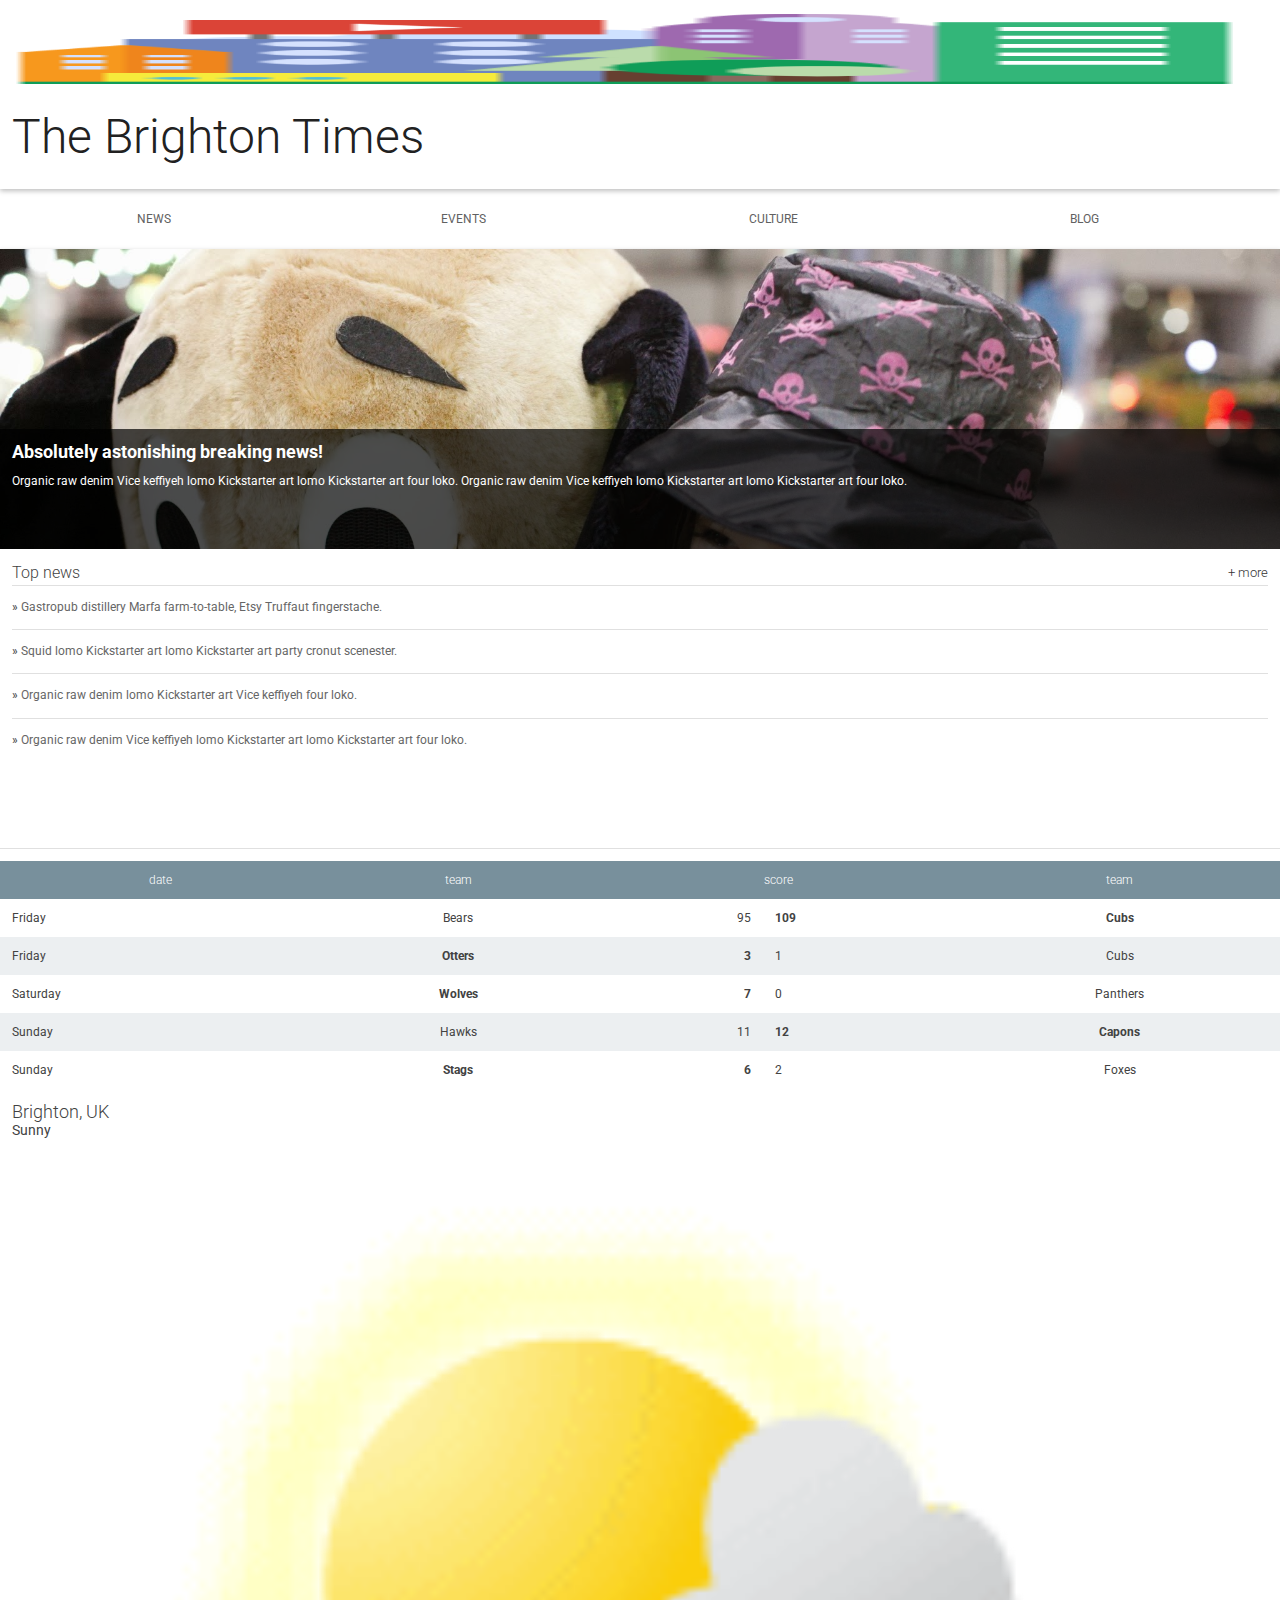
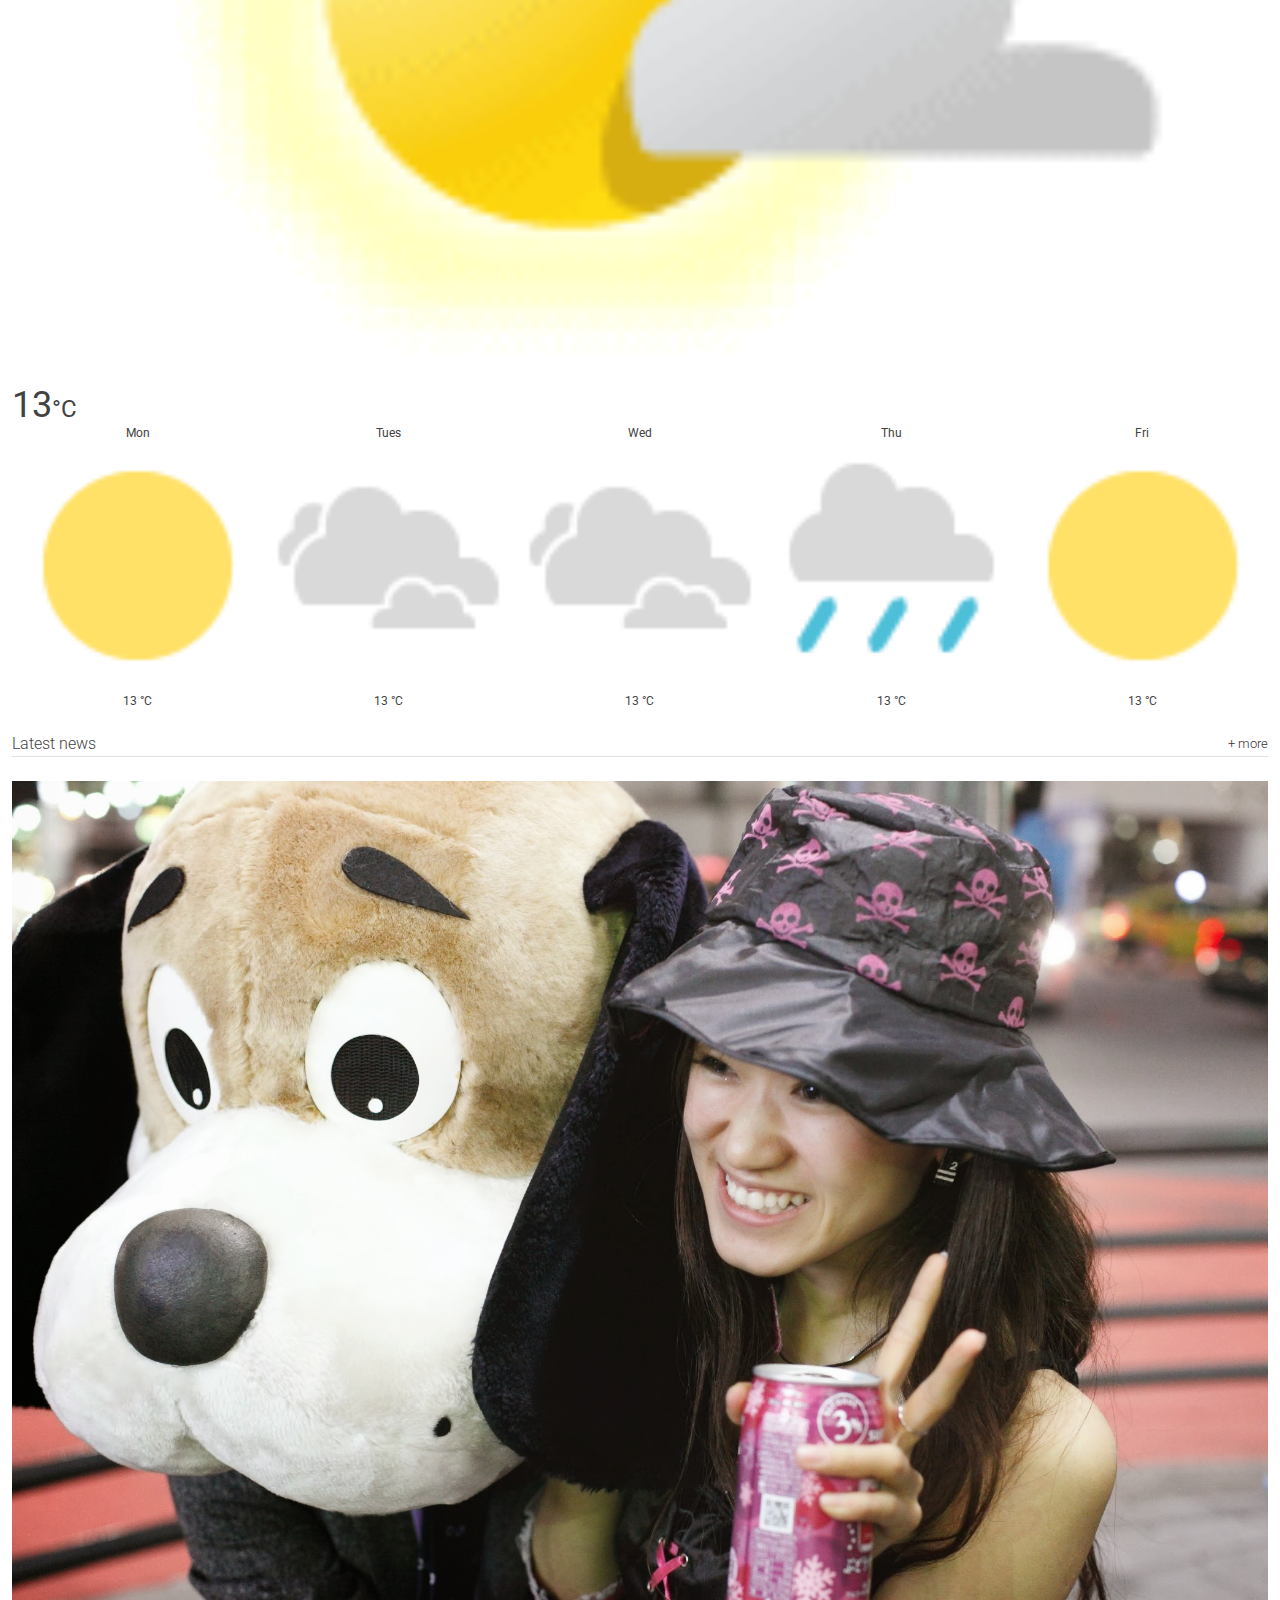
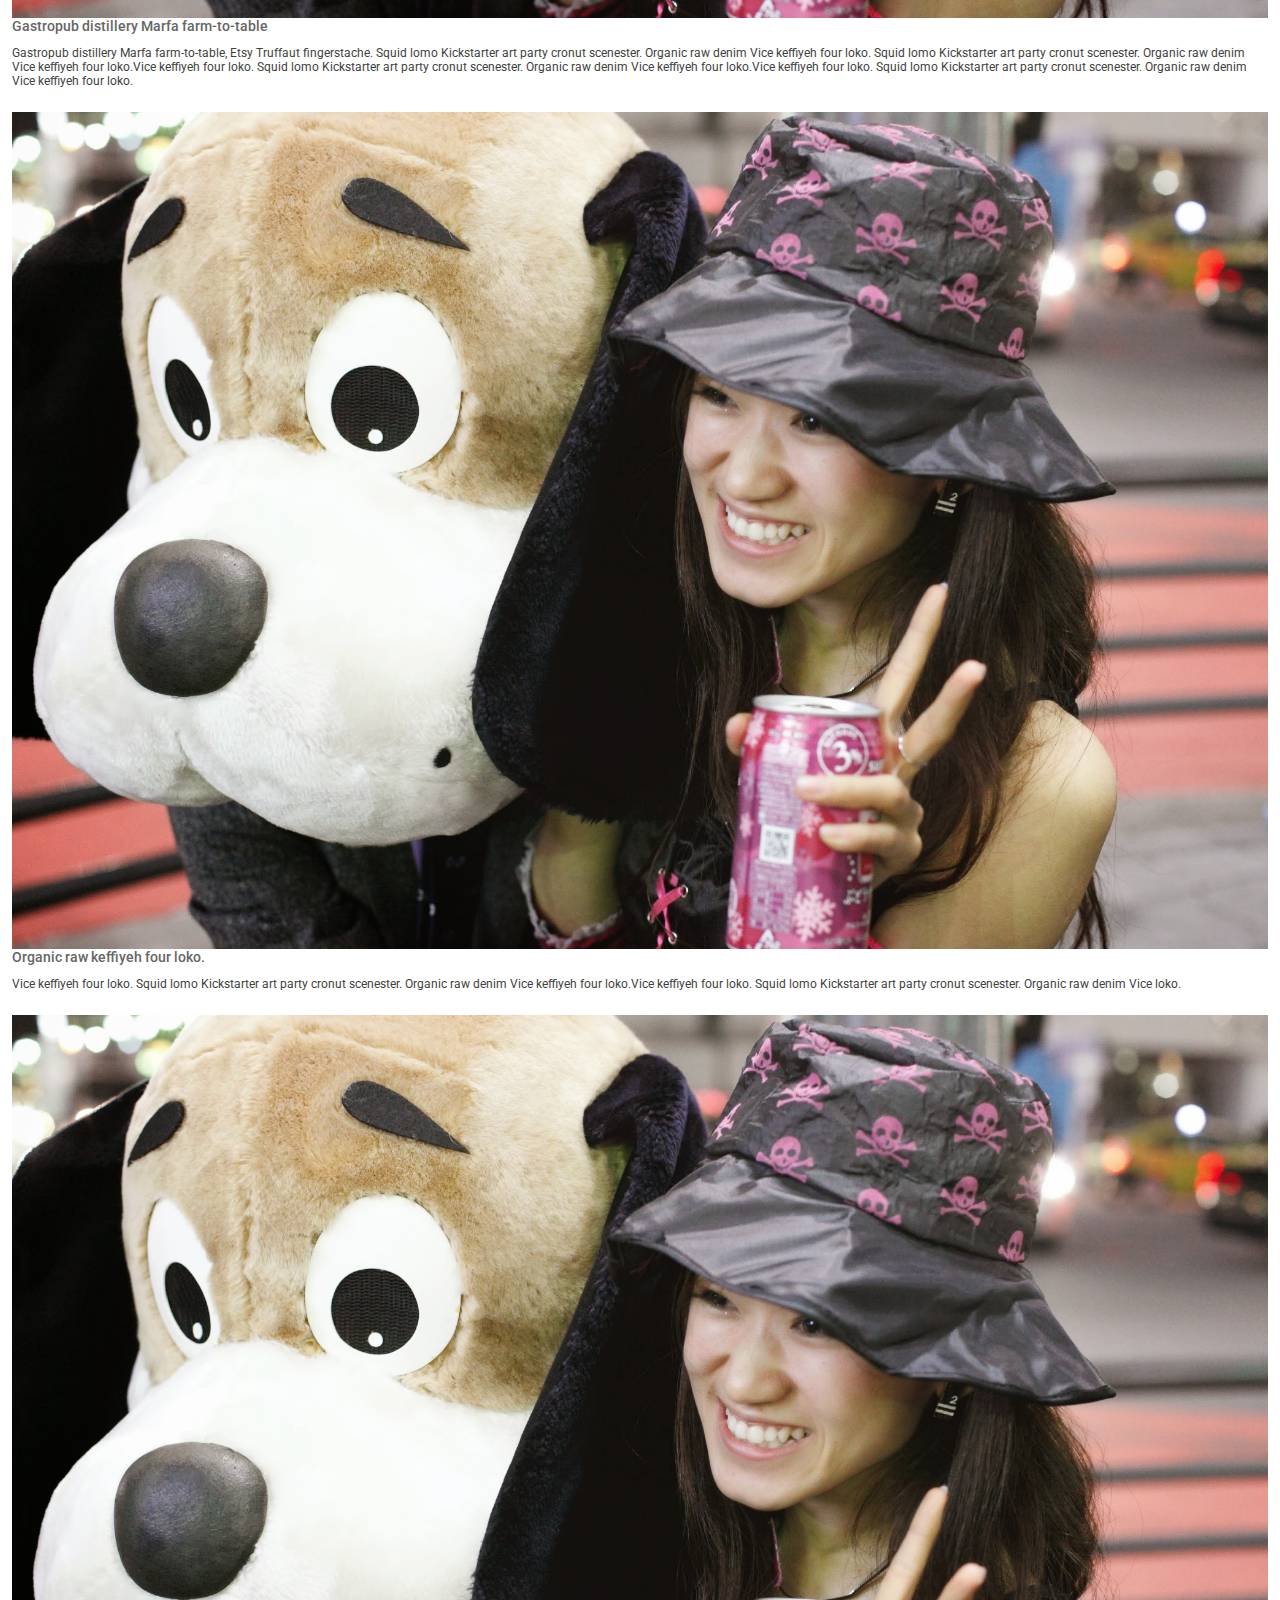
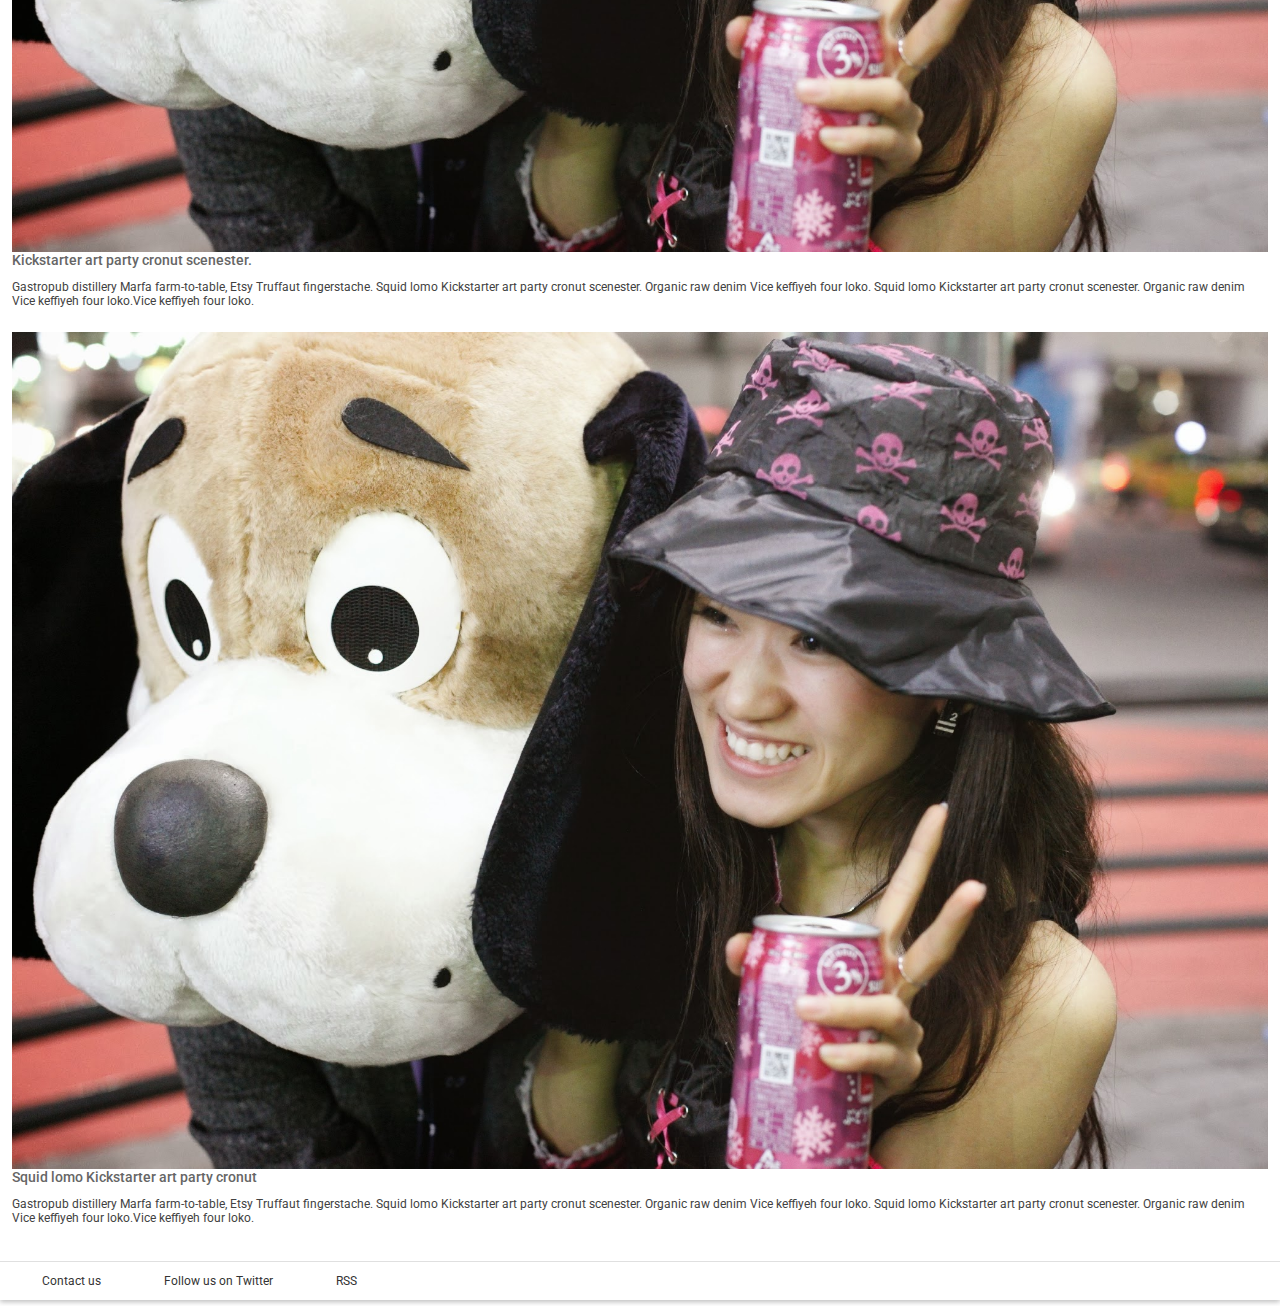
<file: RWDF L2 Start/Start/index.html>
<!doctype html>
<html lang="en">
  <head>
    <meta charset="utf-8">
    <meta http-equiv="X-UA-Compatible" content="IE=edge">
    <meta name="viewport" content="width=device-width,initial-scale=1">
    <title>Brighton Times</title>
    <link href="https://fonts.googleapis.com/css?family=Roboto:300,400,500" rel="stylesheet" type="text/css">
    <link rel="stylesheet" type="text/css" href="main.css">
  </head>
  <body>

    <header class="header">
      <div class="header__inner">
        <img class="header__logo" src="images/city.png" alt="iconic view of a cityscape">
        <h1 class="header__title">
          The Brighton Times
        </h1>
      </div>
    </header>

    <nav id="drawer" class="nav">
      <ul class="nav__list">
        <li class="nav__item"><a href="#">News</a></li>
        <li class="nav__item"><a href="#">Events</a></li>
        <li class="nav__item"><a href="#">Culture</a></li>
        <li class="nav__item"><a href="#">Blog</a></li>
      </ul>
    </nav>

    <main>
      <section class="content">
        <section class="hero">
          <article class="description">
            <h2>Absolutely astonishing breaking news!</h2>
            <p>Organic raw denim Vice keffiyeh lomo Kickstarter art lomo Kickstarter art four loko. Organic raw denim Vice keffiyeh lomo Kickstarter art lomo Kickstarter art four loko.</p>
          </article>
        </section>

        <section class="news top-news">
          <h2 class="news__title">Top news <a href="#" class="news__more">+ more</a></h2>
          <ul>
            <li class="top-news__item">
              <a href="#">Gastropub distillery Marfa farm-to-table, Etsy Truffaut fingerstache.</a>
            </li>
            <li class="top-news__item">
              <a href="#">Squid lomo Kickstarter art lomo Kickstarter art party cronut scenester.</a>
            </li>
            <li class="top-news__item">
              <a href="#">Organic raw denim lomo Kickstarter art Vice keffiyeh four loko.</a>
            </li>
            <li class="top-news__item">
              <a href="#">Organic raw denim Vice keffiyeh lomo Kickstarter art lomo Kickstarter art four loko.</a>
            </li>
          </ul>
        </section>

        <section class="scores">
          <table class="scores__table">
            <thead>
              <tr>
                <th>date</th>
                <th>team</th>
                <th colspan="2">score</th>
                <th>team</th>
              </tr>
            </thead>
            <tbody>
              <tr>
                <td>Friday</td>
                <td>Bears</td>
                <td>95</td>
                <td class="winner">109</td>
                <td class="winner">Cubs</td>
              </tr>
              <tr>
                <td>Friday</td>
                <td class="winner">Otters</td>
                <td class="winner">3</td>
                <td>1</td>
                <td>Cubs</td>
              </tr>
              <tr>
                <td>Saturday</td>
                <td class="winner">Wolves</td>
                <td class="winner">7</td>
                <td>0</td>
                <td>Panthers</td>
              </tr>
              <tr>
                <td>Sunday</td>
                <td>Hawks</td>
                <td>11</td>
                <td class="winner">12</td>
                <td class="winner">Capons</td>
              </tr>
              <tr>
                <td>Sunday</td>
                <td class="winner">Stags</td>
                <td class="winner">6</td>
                <td>2</td>
                <td>Foxes</td>
              </tr>
              
            </tbody>
          </table>
        </section>

        <section class="weather">
          <span class="weather__location">Brighton, UK</span>
          <span class="weather__desc">Sunny</span>
          <span class="weather__today">
          <img class="weather__today__image" src="images/weather.png" alt="icon of a partially sunny day"><span class="weather__today__temp">13</span><span class="weather__today__deg">&deg;C</span>
          </span>
          <ul class="weather__next">
            <li class="weather__next__item">
              <span>Mon</span>
              <img class="weather__next__image" src="images/sunny.png" alt="icon of a sunny day">
              <span>13 &deg;C</span>
            </li><li class="weather__next__item">
              <span>Tues</span>
              <img class="weather__next__image" src="images/cloudy.png" alt="icon of a cloudy day">
              <span>13 &deg;C</span>
            </li><li class="weather__next__item">
              <span>Wed</span>
              <img class="weather__next__image" src="images/cloudy.png" alt="icon of a cloudy day">
              <span>13 &deg;C</span>
            </li><li class="weather__next__item">
              <span>Thu</span>
              <img class="weather__next__image" src="images/rain.png" alt="icon of a rainy day">
              <span>13 &deg;C</span>
            </li><li class="weather__next__item">
              <span>Fri</span>
              <img class="weather__next__image" src="images/sunny.png" alt="icon of a sunny day">
              <span>13 &deg;C</span>
            </li>
          </ul>
        </section>

        <section class="news recent-news">
          <h2 class="news__title">Latest news <a href="#" class="news__more">+ more</a></h2>
          <ul>
            <li class="snippet">
              <img class="snippet__thumbnail" src="images/dog.jpg" alt="picture of a girl with a large, stuffed dog toy">
              <h3 class="snippet__title"><a href="#">Gastropub distillery Marfa farm-to-table</a></h3>
              <p>Gastropub distillery Marfa farm-to-table, Etsy Truffaut fingerstache.
              Squid lomo Kickstarter art party cronut scenester. Organic raw denim Vice keffiyeh four loko. Squid lomo Kickstarter art party cronut scenester. Organic raw denim Vice keffiyeh four loko.Vice keffiyeh four loko. Squid lomo Kickstarter art party cronut scenester. Organic raw denim Vice keffiyeh four loko.Vice keffiyeh four loko. Squid lomo Kickstarter art party cronut scenester. Organic raw denim Vice keffiyeh four loko.
              </p>
            </li>
            <li class="snippet">
              <img class="snippet__thumbnail" src="images/dog.jpg" alt="picture of a girl with a large, stuffed dog toy">
              <h3 class="snippet__title"><a href="#">Organic raw keffiyeh four loko.</a></h3>
              <p>Vice keffiyeh four loko. Squid lomo Kickstarter art party cronut scenester. Organic raw denim Vice keffiyeh four loko.Vice keffiyeh four loko. Squid lomo Kickstarter art party cronut scenester. Organic raw denim Vice loko.
              </p>
            </li>
            <li class="snippet">
              <img class="snippet__thumbnail" src="images/dog.jpg" alt="picture of a girl with a large, stuffed dog toy">
              <h3 class="snippet__title"><a href="#">Kickstarter art party cronut scenester.</a></h3>
              <p>Gastropub distillery Marfa farm-to-table, Etsy Truffaut fingerstache.
              Squid lomo Kickstarter art party cronut scenester. Organic raw denim Vice keffiyeh four loko. Squid lomo Kickstarter art party cronut scenester. Organic raw denim Vice keffiyeh four loko.Vice keffiyeh four loko.
              </p>
            </li>
            <li class="snippet">
              <img class="snippet__thumbnail" src="images/dog.jpg" alt="picture of a girl with a large, stuffed dog toy">
              <h3 class="snippet__title"><a href="#">Squid lomo Kickstarter art party cronut </a></h3>
              <p>Gastropub distillery Marfa farm-to-table, Etsy Truffaut fingerstache.
              Squid lomo Kickstarter art party cronut scenester. Organic raw denim Vice keffiyeh four loko. Squid lomo Kickstarter art party cronut scenester. Organic raw denim Vice keffiyeh four loko.Vice keffiyeh four loko.
              </p>
            </li>
          </ul>
        </section>
      </section>
      <footer>
        <ul>
          <li><a href="#">Contact us</a></li>
          <li><a href="#">Follow us on Twitter</a></li>
          <li><a href="#">RSS</a></li>
        </ul>
      </footer>
    </main>
  </body>
</html>
</file>
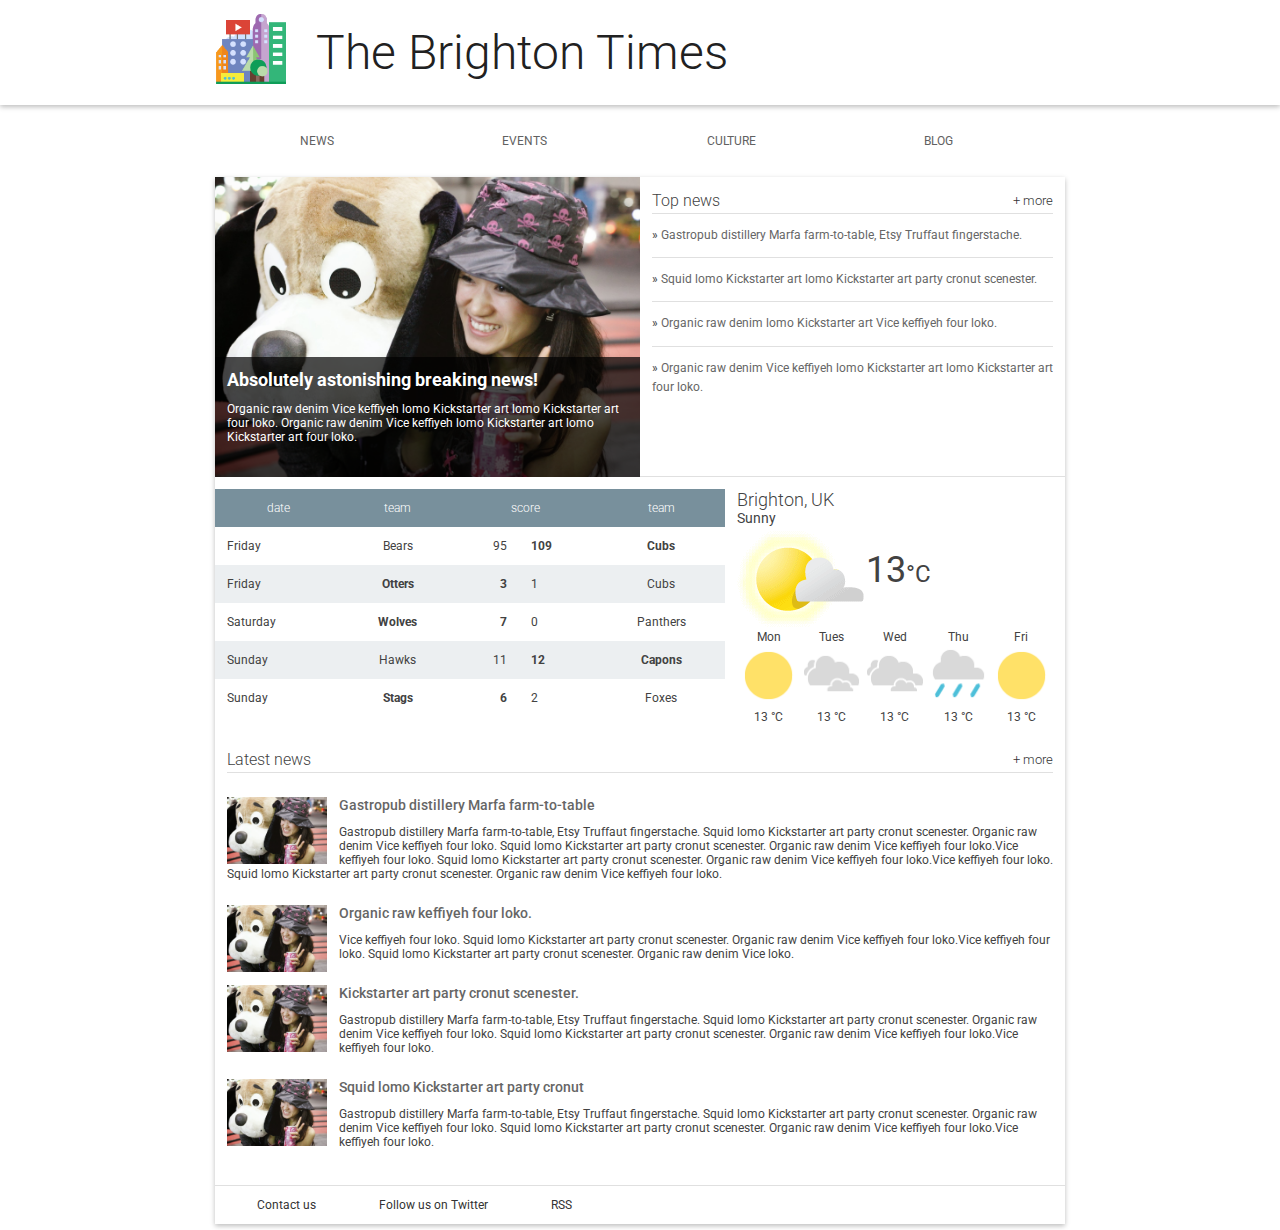
<file: rwdf-l4-start/solution/index.html>
<!doctype html>
<html lang="en">
  <head>
    <meta charset="utf-8">
    <meta name="viewport" content="width=device-width,initial-scale=1">
    <meta http-equiv="X-UA-Compatible" content="IE=edge">
    <title>Brighton Times</title>
    <link href="https://fonts.googleapis.com/css?family=Roboto:300,400,500" rel="stylesheet" type="text/css">
    <link rel="stylesheet" type="text/css" href="main.css">
    <link rel="stylesheet" type="text/css" href="responsive.css">
  </head>
  <body>

    <header class="header">
      <div class="header__inner">
        <img class="header__logo" src="images/city.png" alt="iconic view of a cityscape">
        <h1 class="header__title">
          The Brighton Times
        </h1>
        <a id="menu" class="header__menu">
          <svg xmlns="http://www.w3.org/2000/svg" viewBox="0 0 24 24">
            <path d="M2 6h20v3H2zm0 5h20v3H2zm0 5h20v3H2z"/>
          </svg>
        </a>
      </div>
    </header>

    <nav id="drawer" class="nav">
      <ul class="nav__list">
        <li class="nav__item"><a href="#">News</a></li>
        <li class="nav__item"><a href="#">Events</a></li>
        <li class="nav__item"><a href="#">Culture</a></li>
        <li class="nav__item"><a href="#">Blog</a></li>
      </ul>
    </nav>

    <main>
      <section class="content">
        <section class="hero">
          <article class="description">
            <h2>Absolutely astonishing breaking news!</h2>
            <p>Organic raw denim Vice keffiyeh lomo Kickstarter art lomo Kickstarter art four loko. Organic raw denim Vice keffiyeh lomo Kickstarter art lomo Kickstarter art four loko.</p>
          </article>
        </section>

        <section class="news top-news">
          <h2 class="news__title">Top news <a href="#" class="news__more">+ more</a></h2>
          <ul>
            <li class="top-news__item">
              <a href="#">Gastropub distillery Marfa farm-to-table, Etsy Truffaut fingerstache.</a>
            </li>
            <li class="top-news__item">
              <a href="#">Squid lomo Kickstarter art lomo Kickstarter art party cronut scenester.</a>
            </li>
            <li class="top-news__item">
              <a href="#">Organic raw denim lomo Kickstarter art Vice keffiyeh four loko.</a>
            </li>
            <li class="top-news__item">
              <a href="#">Organic raw denim Vice keffiyeh lomo Kickstarter art lomo Kickstarter art four loko.</a>
            </li>
          </ul>
        </section>

        <section class="scores">
          <table class="scores__table">
            <thead>
              <tr>
                <th>date</th>
                <th>team</th>
                <th colspan="2">score</th>
                <th>team</th>
              </tr>
            </thead>
            <tbody>
              <tr>
                <td>Friday</td>
                <td>Bears</td>
                <td>95</td>
                <td class="winner">109</td>
                <td class="winner">Cubs</td>
              </tr>
              <tr>
                <td>Friday</td>
                <td class="winner">Otters</td>
                <td class="winner">3</td>
                <td>1</td>
                <td>Cubs</td>
              </tr>
              <tr>
                <td>Saturday</td>
                <td class="winner">Wolves</td>
                <td class="winner">7</td>
                <td>0</td>
                <td>Panthers</td>
              </tr>
              <tr>
                <td>Sunday</td>
                <td>Hawks</td>
                <td>11</td>
                <td class="winner">12</td>
                <td class="winner">Capons</td>
              </tr>
              <tr>
                <td>Sunday</td>
                <td class="winner">Stags</td>
                <td class="winner">6</td>
                <td>2</td>
                <td>Foxes</td>
              </tr>
              
            </tbody>
          </table>
        </section>

        <section class="weather">
          <span class="weather__location">Brighton, UK</span>
          <span class="weather__desc">Sunny</span>
          <span class="weather__today">
          <img class="weather__today__image" src="images/weather.png" alt="icon of a partially cloudy day"><span class="weather__today__temp">13</span><span class="weather__today__deg">&deg;C</span>
          </span>
          <ul class="weather__next">
            <li class="weather__next__item">
              <span>Mon</span>
              <img class="weather__next__image" src="images/sunny.png" alt="icon of a sunny day">
              <span>13 &deg;C</span>
            </li><li class="weather__next__item">
              <span>Tues</span>
              <img class="weather__next__image" src="images/cloudy.png" alt="icon of a cloudy day">
              <span>13 &deg;C</span>
            </li><li class="weather__next__item">
              <span>Wed</span>
              <img class="weather__next__image" src="images/cloudy.png" alt="icon of a cloudy day">
              <span>13 &deg;C</span>
            </li><li class="weather__next__item">
              <span>Thu</span>
              <img class="weather__next__image" src="images/rain.png" alt="icon of a rainy day">
              <span>13 &deg;C</span>
            </li><li class="weather__next__item">
              <span>Fri</span>
              <img class="weather__next__image" src="images/sunny.png" alt="icon of a sunny day">
              <span>13 &deg;C</span>
            </li>
          </ul>
        </section>

        <section class="news recent-news">
          <h2 class="news__title">Latest news <a href="#" class="news__more">+ more</a></h2>
          <ul>
            <li class="snippet">
              <img class="snippet__thumbnail" src="images/dog.jpg" alt="picture of a girl with a large, stuffed dog toy">
              <h3 class="snippet__title"><a href="#">Gastropub distillery Marfa farm-to-table</a></h3>
              <p>Gastropub distillery Marfa farm-to-table, Etsy Truffaut fingerstache.
              Squid lomo Kickstarter art party cronut scenester. Organic raw denim Vice keffiyeh four loko. Squid lomo Kickstarter art party cronut scenester. Organic raw denim Vice keffiyeh four loko.Vice keffiyeh four loko. Squid lomo Kickstarter art party cronut scenester. Organic raw denim Vice keffiyeh four loko.Vice keffiyeh four loko. Squid lomo Kickstarter art party cronut scenester. Organic raw denim Vice keffiyeh four loko.
              </p>
            </li>
            <li class="snippet">
              <img class="snippet__thumbnail" src="images/dog.jpg" alt="picture of a girl with a large, stuffed dog toy">
              <h3 class="snippet__title"><a href="#">Organic raw keffiyeh four loko.</a></h3>
              <p>Vice keffiyeh four loko. Squid lomo Kickstarter art party cronut scenester. Organic raw denim Vice keffiyeh four loko.Vice keffiyeh four loko. Squid lomo Kickstarter art party cronut scenester. Organic raw denim Vice loko.
              </p>
            </li>
            <li class="snippet">
              <img class="snippet__thumbnail" src="images/dog.jpg" alt="picture of a girl with a large, stuffed dog toy">
              <h3 class="snippet__title"><a href="#">Kickstarter art party cronut scenester.</a></h3>
              <p>Gastropub distillery Marfa farm-to-table, Etsy Truffaut fingerstache.
              Squid lomo Kickstarter art party cronut scenester. Organic raw denim Vice keffiyeh four loko. Squid lomo Kickstarter art party cronut scenester. Organic raw denim Vice keffiyeh four loko.Vice keffiyeh four loko.
              </p>
            </li>
            <li class="snippet">
              <img class="snippet__thumbnail" src="images/dog.jpg" alt="picture of a girl with a large, stuffed dog toy">
              <h3 class="snippet__title"><a href="#">Squid lomo Kickstarter art party cronut </a></h3>
              <p>Gastropub distillery Marfa farm-to-table, Etsy Truffaut fingerstache.
              Squid lomo Kickstarter art party cronut scenester. Organic raw denim Vice keffiyeh four loko. Squid lomo Kickstarter art party cronut scenester. Organic raw denim Vice keffiyeh four loko.Vice keffiyeh four loko.
              </p>
            </li>
          </ul>
        </section>
      </section>
      <footer>
        <ul>
          <li><a href="#">Contact us</a></li>
          <li><a href="#">Follow us on Twitter</a></li>
          <li><a href="#">RSS</a></li>
        </ul>
      </footer>
    </main>
    <script>
      /*
       * Open the drawer when the menu ison is clicked.
       */
      var menu = document.querySelector('#menu');
      var main = document.querySelector('main');
      var drawer = document.querySelector('.nav');

      menu.addEventListener('click', function(e) {
        drawer.classList.toggle('open');
        e.stopPropagation();
      });
      main.addEventListener('click', function() {
        drawer.classList.remove('open');
      });

    </script>
  </body>
</html>
</file>
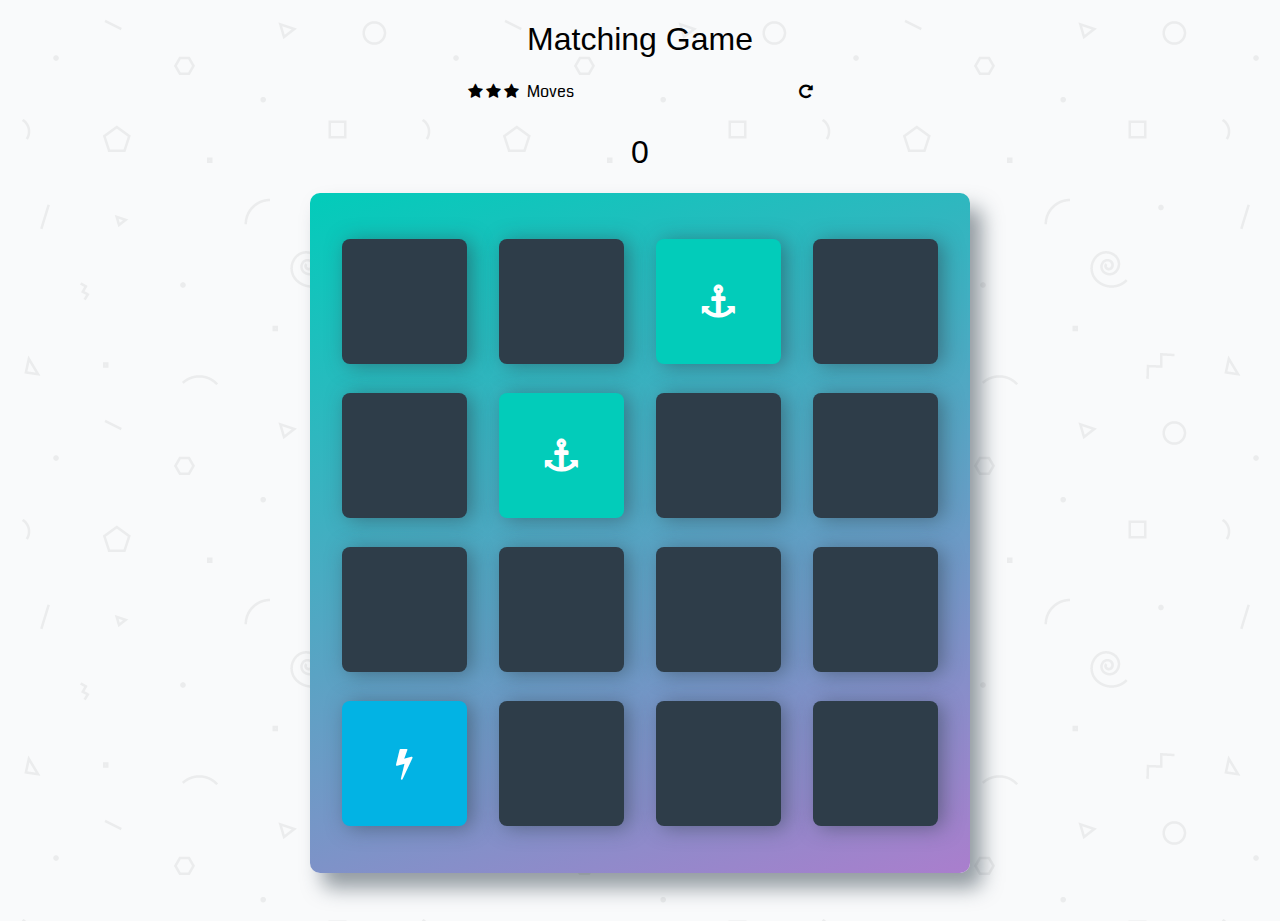
<file: second_Project/fend-project-memory-game/index.html>
<!doctype html>
<html lang="en">
<head>
    <meta charset="utf-8">
    <title>Matching Game</title>
    <meta name="description" content="">
    <link rel="stylesheet prefetch" href="https://maxcdn.bootstrapcdn.com/font-awesome/4.6.1/css/font-awesome.min.css">
    <link rel="stylesheet prefetch" href="https://fonts.googleapis.com/css?family=Coda">
    <link rel="stylesheet" href="css/app.css">
</head>
<body>

    <div class="container">
        <header>
            <h1>Matching Game</h1>
        </header>

        <section class="score-panel">
        	<ul class="stars">
        		<li><i class="fa fa-star"></i></li>
        		<li><i class="fa fa-star"></i></li>
        		<li><i class="fa fa-star"></i></li>
        	</ul>

        	<span class="moves"></span> Moves
            
            <div class="restart">
        		<i class="fa fa-repeat"></i>
        	</div>
        </section>
        <h1 ><time id="timer">0</time></h1>

        <ul class="deck">
            <li class="card">
                <i class="fa fa-diamond"></i>
            </li>
            <li class="card">
                <i class="fa fa-paper-plane-o"></i>
            </li>
            <li class="card match">
                <i class="fa fa-anchor"></i>
            </li>
            <li class="card">
                <i class="fa fa-bolt"></i>
            </li>
            <li class="card">
                <i class="fa fa-cube"></i>
            </li>
            <li class="card match">
                <i class="fa fa-anchor"></i>
            </li>
            <li class="card">
                <i class="fa fa-leaf"></i>
            </li>
            <li class="card">
                <i class="fa fa-bicycle"></i>
            </li>
            <li class="card">
                <i class="fa fa-diamond"></i>
            </li>
            <li class="card">
                <i class="fa fa-bomb"></i>
            </li>
            <li class="card">
                <i class="fa fa-leaf"></i>
            </li>
            <li class="card">
                <i class="fa fa-bomb"></i>
            </li>
            <li class="card open show">
                <i class="fa fa-bolt"></i>
            </li>
            <li class="card">
                <i class="fa fa-bicycle"></i>
            </li>
            <li class="card">
                <i class="fa fa-paper-plane-o"></i>
            </li>
            <li class="card">
                <i class="fa fa-cube"></i>
            </li>
        </ul>
    </div>

    <script src="js/app.js"></script>
</body>
</html>
</file>
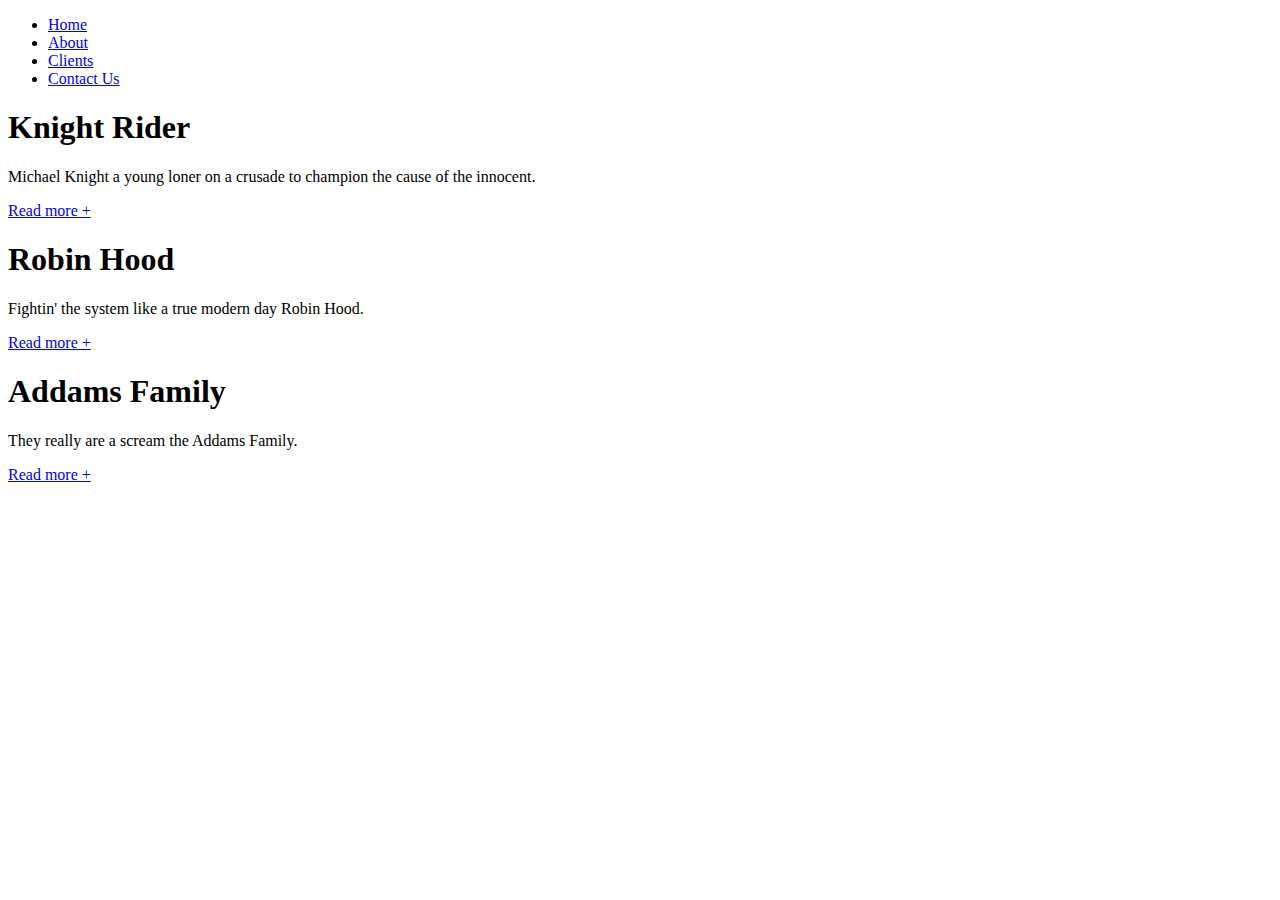
<file: cheatKeyStroke/finish.html>
<!DOCTYPE html>
<html lang="en">
<head>
	<meta charset="UTF-8">
	<title>Typing Challenge</title>
</head>
<body>
	<div>
		<ul>
			<li><a href="#">Home</a></li>
			<li><a href="#">About</a></li>
			<li><a href="#">Clients</a></li>
			<li><a href="#">Contact Us</a></li>
		</ul>
	</div>
	<div>
		<div class="article">
			<h1>Knight Rider</h1>
			<p>Michael Knight a young loner on a crusade to champion the cause of the innocent.</p>
			<a href="#">Read more +</a>
		</div>
		<div class="article">
			<h1>Robin Hood</h1>
			<p>Fightin' the system like a true modern day Robin Hood.</p>
			<a href="#">Read more +</a>
		</div>
		<div class="article">
			<h1>Addams Family</h1>
			<p>They really are a scream the Addams Family.</p>
			<a href="#">Read more +</a>
		</div>
	</div>
</body>
</html>
</file>
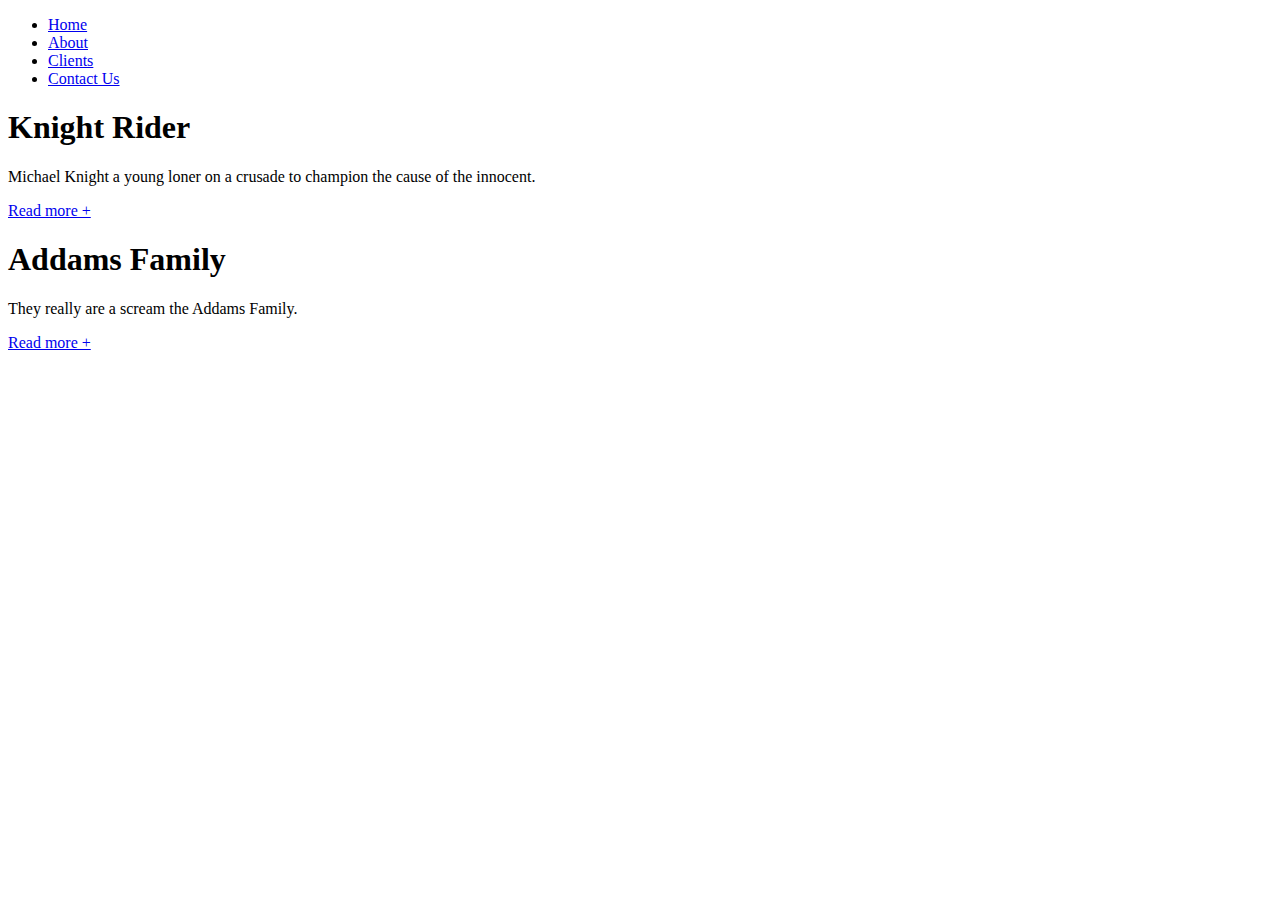
<file: cheatKeyStroke/start.html>
<!DOCTYPE html>
<html lang="en">
<head>
	<meta charset="UTF-8">
	<title>Typing Challenge</title>
</head>
<body>
	<div>
		<ul>
			<li><a href="#">Home</a></li>
			<li><a href="#">About</a></li>
			<li><a href="#">Clients</a></li>
			<li><a href="#">Contact Us</a></li>
		</ul>
	</div>
	<div>
<!-- should be tabbed over -->
		<div class="article">
			<h1>Knight Rider</h1>
			<p>Michael Knight a young loner on a crusade to champion the cause of the innocent.</p>
			<a href="#">Read more +</a>
		</div>

<!-- missing article -->

<!-- should be tabbed over -->
		<div class="article">
			<h1>Addams Family</h1>
			<p>They really are a scream the Addams Family.</p>
			<a href="#">Read more +</a>
		</div>	
	</div>
</body>
</html>
</file>
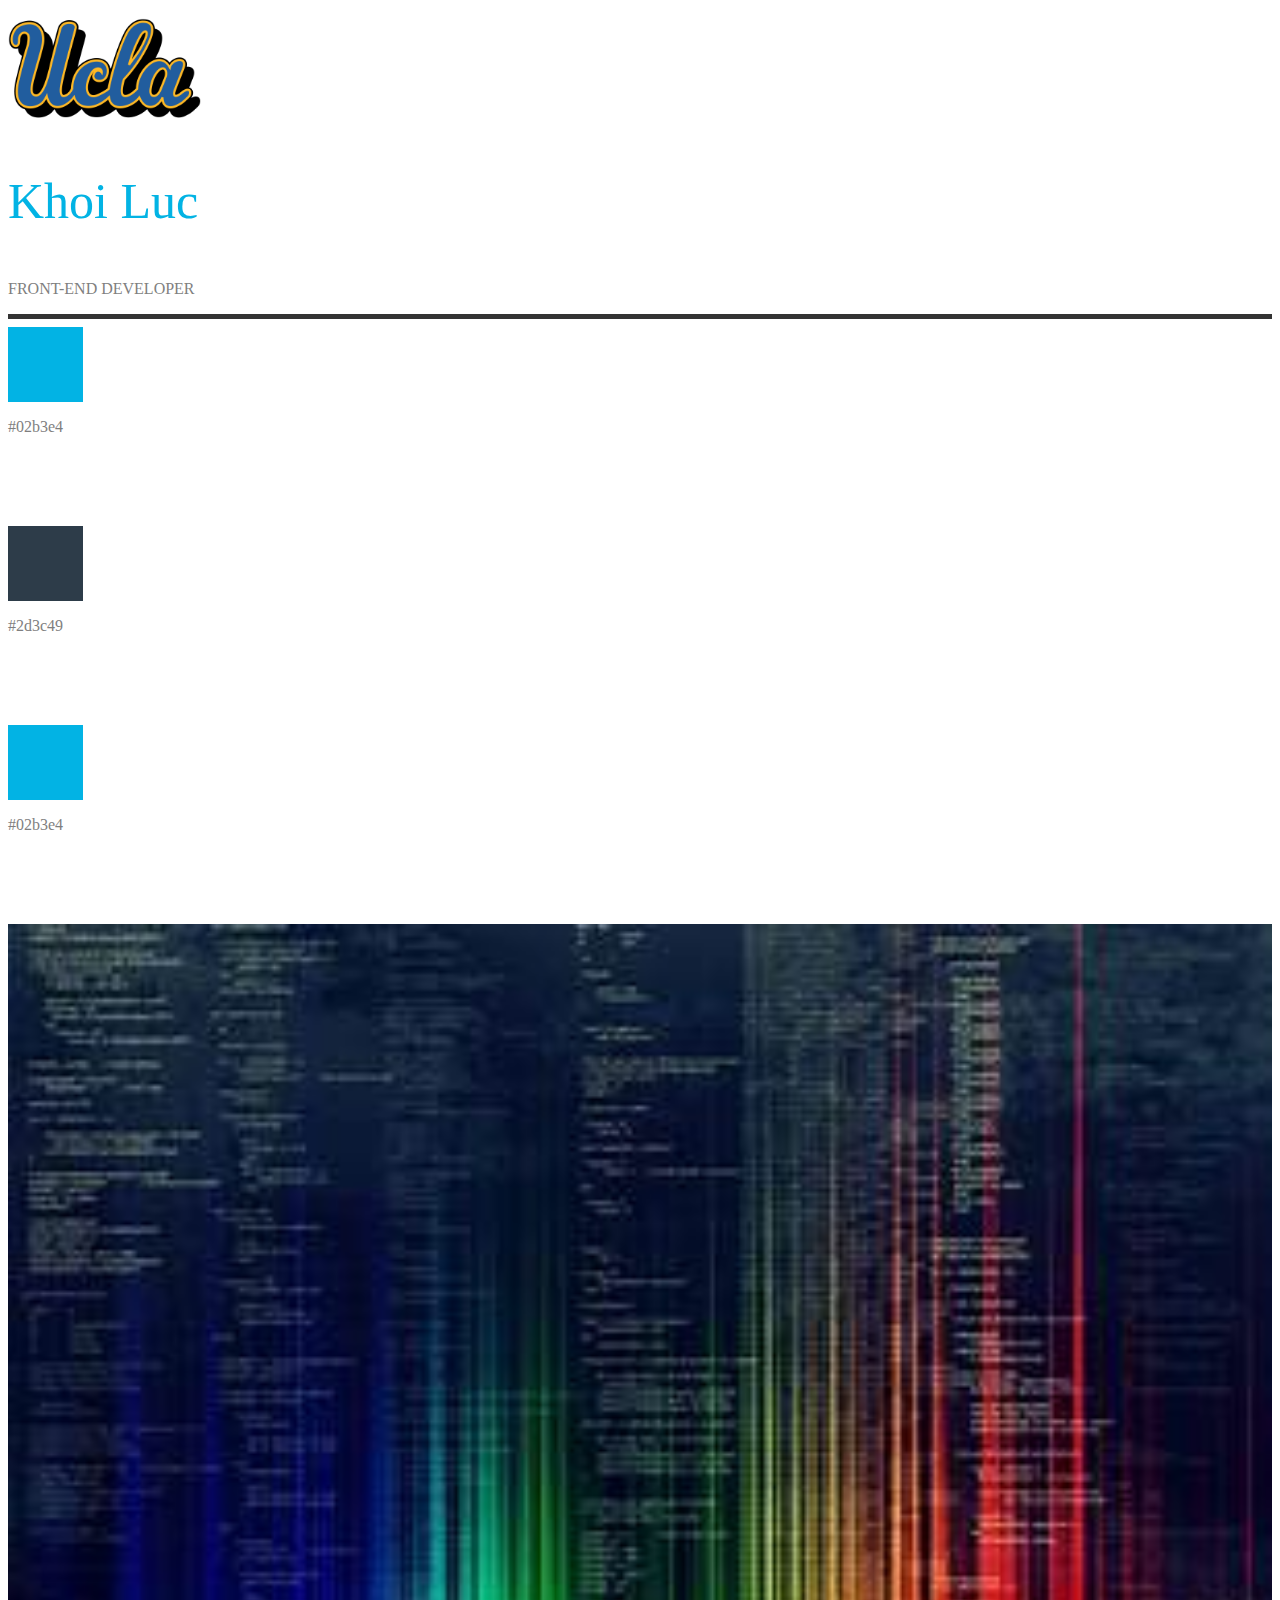
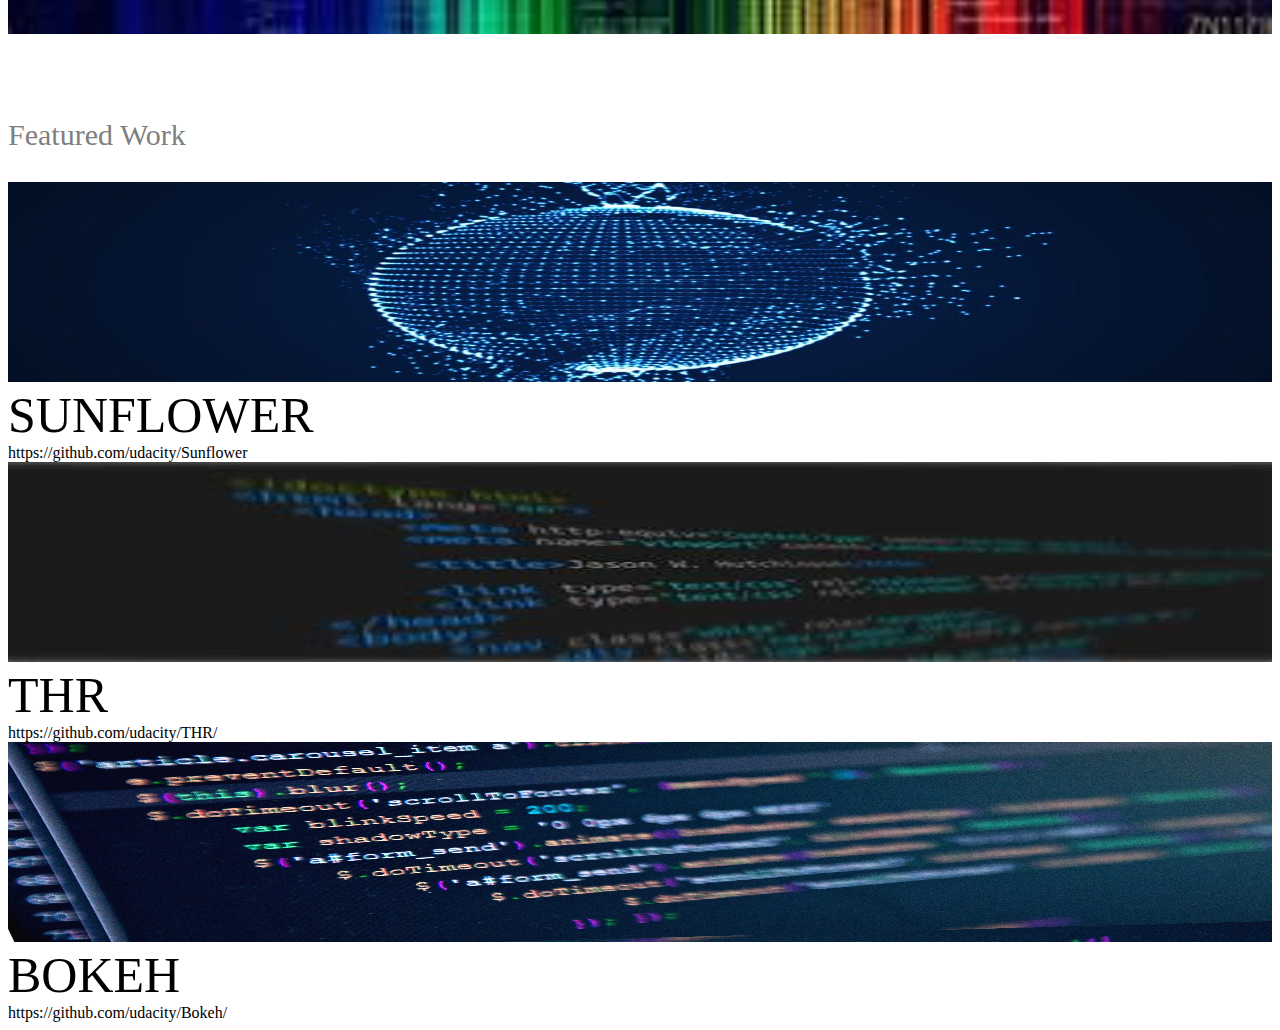
<file: firstProject/myPorfolio.html>
<!DOCTYPE html>
<html lang="en">
<head>
    <meta charset="UTF-8">
    <meta name="viewport" content="width=device-width, initial-scale=1.0">
    <meta http-equiv="X-UA-Compatible" content="ie=edge">
    <!-- Bootstrap CSS -->
    <link rel="stylesheet" href="https://stackpath.bootstrapcdn.com/bootstrap/4.1.3/css/bootstrap.min.css" integrity="sha384-MCw98/SFnGE8fJT3GXwEOngsV7Zt27NXFoaoApmYm81iuXoPkFOJwJ8ERdknLPMO"
        crossorigin="anonymous">
    <link rel="stylesheet" href="css/styles.css">
    <title>Portfolio</title>
</head>
<body>
    <div class="container-fluid">
        <div class="col-md-12"></div>
        <div class="row">
            <div class="col-md-1"></div>
            <div class="col-md-11">
                <div class="row">
                    <div class="col-md-2">
                        <img class="m_space" alt = "my Portfolio header" src="images/logo.png" id="logo">
                    </div>
                    <div class="col-md-4 offset-md-6">
                        <header>
                            <p class="text-right" id="header-1">Khoi Luc</p>
                            <p class="text-right header-2">FRONT-END DEVELOPER</p>
                        </header>
                    </div>
                </div>
            </div>
        </div>
        <div class="row">
            <div class="col-md-1"></div>
            <div class="col-md-11">
                <div class="row">
                    <div class="col-md-12">
                        <hr>
                    </div>
                </div>
            </div>
        </div>
        <div class="row">
            <div class="col-md-1">
                <div class="mini_container">
                    <div class="square" id="square1"></div>
                    <aside>
                        <p class="color_name">#02b3e4</p>
                    </aside>
                </div>
                <div class="mini_container">
                    <div class="square" id="square2"></div>
                    <aside>
                        <p class="color_name">#2d3c49</p>
                    </aside>
                </div>
                <div class="mini_container">
                    <div class="square" id="square3"></div>
                    <aside>
                        <p class="color_name">#02b3e4</p>
                    </aside>
                </div>
            </div>
            <div class="col-md-11">
                <div class="row">
                    <div class="col-md-12">
                        <img class="m_space" src="images/newPic.jpg" alt ="regular image" width="100%" id="biggestScreen">
                    </div>
                </div>
            </div>
        </div>
        <div class="row">
            <div class="col-md-1">
            </div>
            <div class="col-md-11">
                <div class="row">
                    <div class="col-md-7">
                        <p class="m_space" width="100%" style="font-size:30px"> Featured Work </p>
                    </div>
                </div>
            </div>
        </div>
        <div class="row">
            <div class="col-md-1"></div>
            <div class="col-md-11">
                <div class="row">
                    <footer class="col-md-4">
                        <img src="images/GLOBAL.jpg" alt ="coding style-1" width="100%" height="200px">
                        <div class="text-center url-title">SUNFLOWER</div>
                        <div class="text-center" width="100%">https://github.com/udacity/Sunflower</div>
                    </footer>
                    <footer class="col-md-4">
                        <img src="images/th.jpg" alt = "coding style 2" width="100%" height="200px">
                        <div class="text-center url-title">THR</div>
                        <div class="text-center">https://github.com/udacity/THR/</div>
                    </footer>
                    <footer class="col-md-4">
                        <img src="images/code-1.jpg" alt = "coding style 3" width="100%" height="200px">
                        <div class="text-center url-title">BOKEH</div>
                        <div class="text-center">https://github.com/udacity/Bokeh/</div>
                    </footer>
                </div>
            </div>
        </div>
    </div>
</body>
</file>
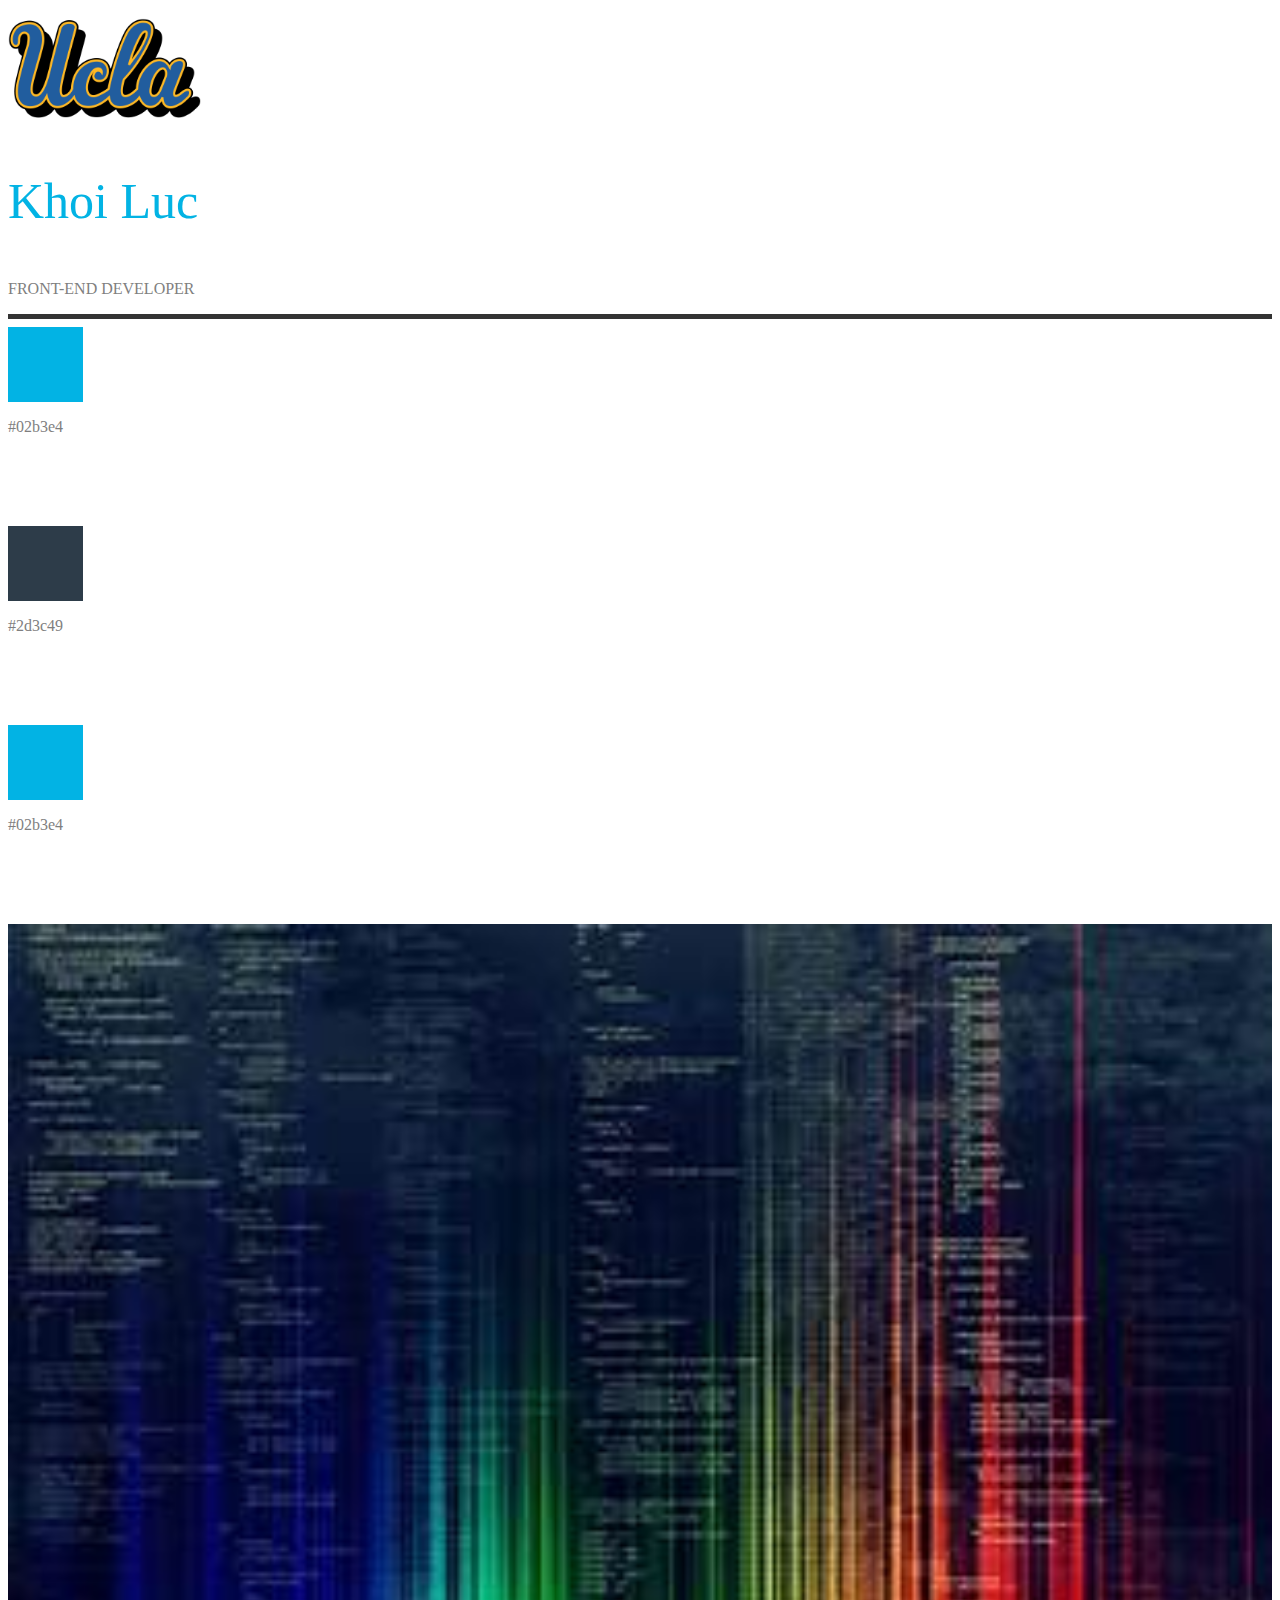
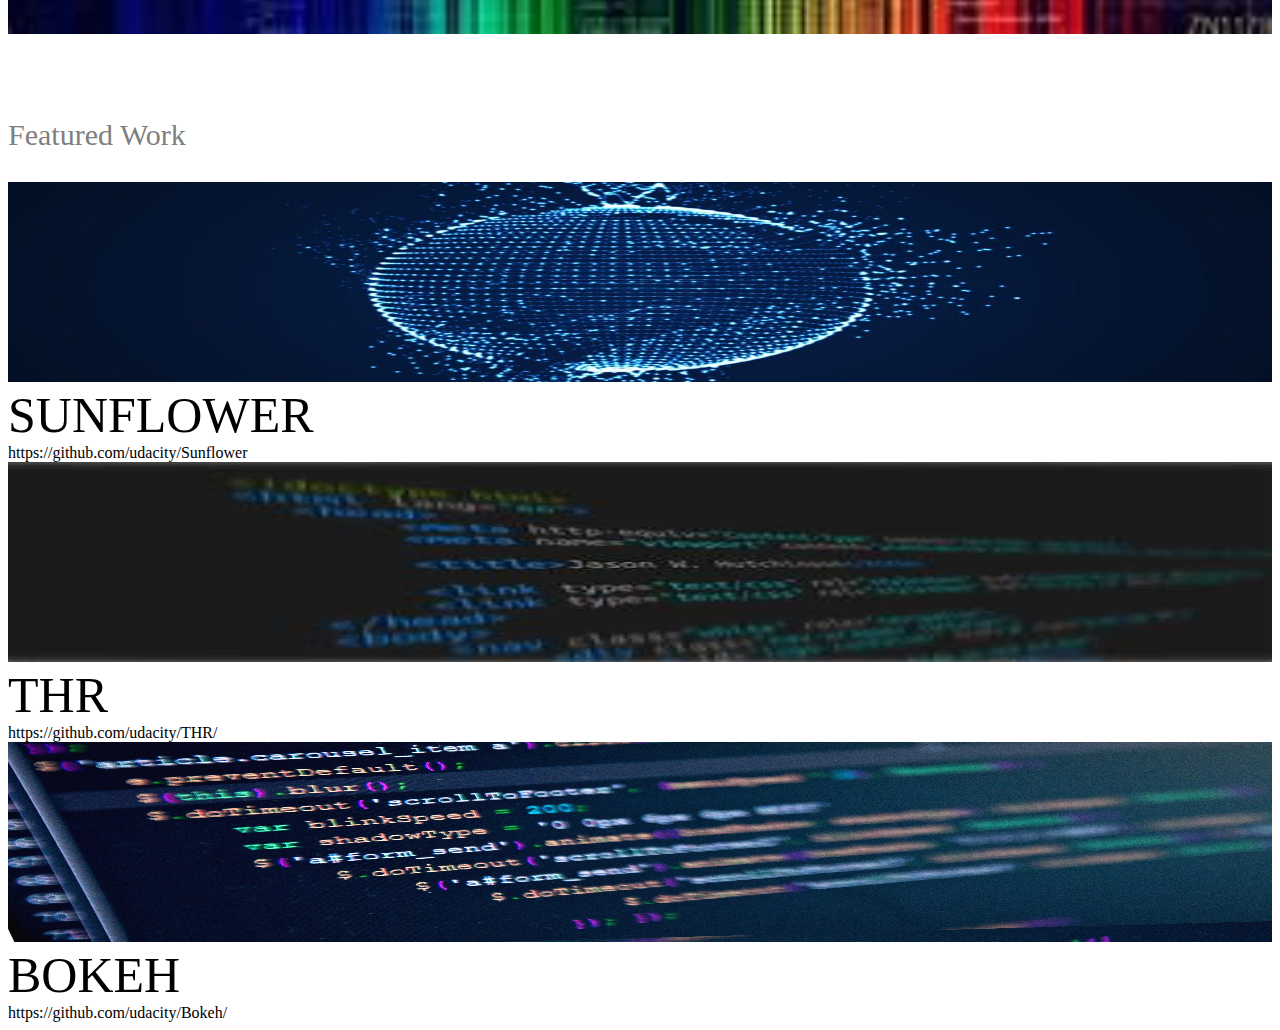
<file: firstProject/secondTria.html>
<!DOCTYPE html>
<html lang="en">

<head>
    <meta charset="UTF-8">
    <meta name="viewport" content="width=device-width, initial-scale=1.0">
    <meta http-equiv="X-UA-Compatible" content="ie=edge">
    <!-- Bootstrap CSS -->
    <link rel="stylesheet" href="https://stackpath.bootstrapcdn.com/bootstrap/4.1.3/css/bootstrap.min.css" integrity="sha384-MCw98/SFnGE8fJT3GXwEOngsV7Zt27NXFoaoApmYm81iuXoPkFOJwJ8ERdknLPMO"
        crossorigin="anonymous">
    <link rel="stylesheet" href="css/styles.css">
    <title>Portfolio</title>
</head>

<body>
    <div class="container-fluid">

        <div class="col-md-12"></div>
        <div class="row">
            <div class="col-md-1"></div>
            <div class="col-md-11">
                <div class="row">
                    <div class="col-md-2">
                        <img class="m_space" src="images/logo.png" id="logo">
                    </div>
                    <div class="col-md-4 offset-md-6">
                        <p class="text-right" id="header-1">Khoi Luc</p>
                        <p class="text-right header-2">FRONT-END DEVELOPER</p>
                    </div>
                </div>
            </div>
        </div>

        <div class="row">
            <div class="col-md-1"></div>
            <div class="col-md-11">
                <div class="row">
                    <div class="col-md-12">
                        <hr>
                    </div>
                </div>

            </div>
        </div>
        <div class="row">
            <div class="col-md-1">
                <div class="mini_container">
                    <div class="square" id="square1"></div>
                    <div>
                        <p class="color_name">#02b3e4</p>
                    </div>
                </div>
                <div class="mini_container">
                    <div class="square" id="square2"></div>
                    <div>
                        <p class="color_name">#2d3c49</p>
                    </div>
                </div>
                <div class="mini_container">
                    <div class="square" id="square3"></div>
                    <div>
                        <p class="color_name">#02b3e4</p>
                    </div>
                </div>
            </div>
            <div class="col-md-11">
                <div class="row">
                    <div class="col-md-12">
                        <img class="m_space" src="images/newPic.jpg" width="100%" id="biggestScreen">
                    </div>
                </div>
            </div>
        </div>
        <div class="row">
            <div class="col-md-1">

            </div>
            <div class="col-md-11">
                <div class="row">
                    <div class="col-md-7">
                        <p class="m_space" width="100%" style="font-size:30px"> Featured Work </p>
                    </div>
                </div>
            </div>
        </div>

        <div class="row">
            <div class="col-md-1"></div>
            <div class="col-md-11">
                <div class="row">


                    <div class="col-md-4">
                        <img src="images/GLOBAL.jpg" width="100%" height="200px">
                        <div class="text-center url-title">SUNFLOWER</div>
                        <div class="text-center" width="100%">https://github.com/udacity/Sunflower</div>
                    </div>
                    <div class="col-md-4">
                        <img src="images/th.jpg" width="100%" height="200px">
                        <div class="text-center url-title">THR</div>
                        <div class="text-center">https://github.com/udacity/THR/</div>
                    </div>
                    <div class="col-md-4">
                        <img src="images/code-1.jpg" width="100%" height="200px">
                        <div class="text-center url-title">BOKEH</div>
                        <div class="text-center">https://github.com/udacity/Bokeh/</div>
                    </div>
                </div>



            </div>
        </div>

    </div>

</body>
</file>
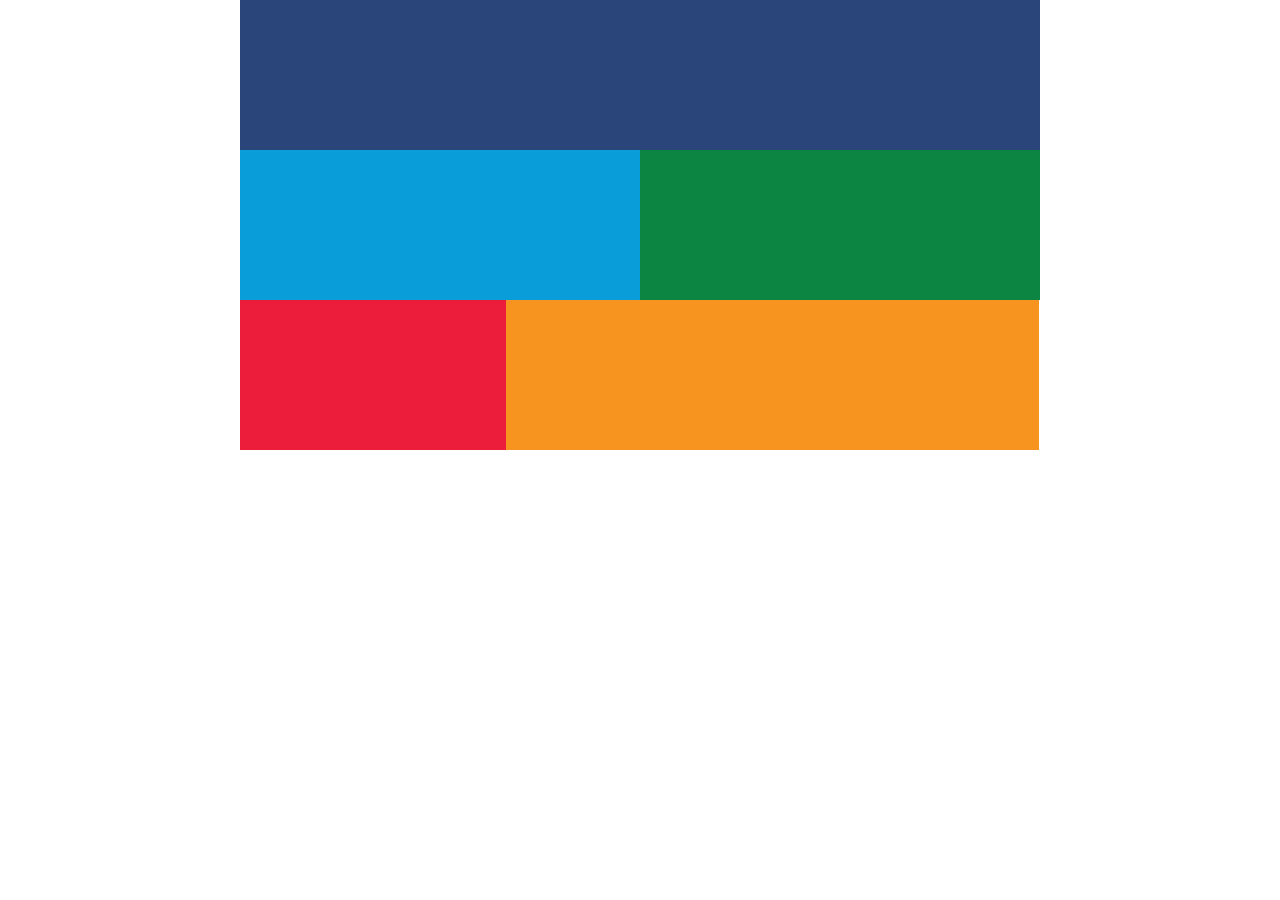
<file: hw3/pattern-mostly-fluid-quiz-blankcss/pattern-mostly-fluid-quiz-blankcss.html>
<!DOCTYPE html>
<html lang="en">
  <head>
    <title>Mostly Fluid - Quiz</title>
    <meta charset="utf-8">
    <meta name="viewport" content="width=device-width, initial-scale=1.0">
    <style type="text/css">
      /*
      These are the default styles. No need to change these.
      */
      @import url(https://fonts.googleapis.com/css?family=Roboto);
      html, body {
        margin: 0;
        padding: 0;
      }

      body {
        font-family: 'Roboto', sans-serif;
      }

      .title {
        font-size: 2.5em;
        text-align: center;
      }

      .box {
        min-height: 150px;
      }

      .dark_blue {
        background-color: #2A457A;
        color: #efefef;
      }

      .light_blue {
        background-color: #099DD9;
      }

      .green {
        background-color: #0C8542;
      }

      .lime {
        background-color: rgb(179, 210, 52);
      }

      .seafoam {
        background-color: rgb(77, 190, 161);
      }

      .red {
        background-color: #EC1D3B;
      }

      .orange {
        background-color: #F79420;
      }
    </style>
    <style type="text/css">
      /*
      These are the responsive styles. Throw some breakpoints in here!
      */
      .container {
        display: flex;
        flex-wrap: wrap;
      }

      .box {
        width: 100%;
      }

      @media screen and (min-width: 450px) {
        .light_blue, .green{
          width: 50%;
        }
      }
      @media screen and (min-width: 550px){
        .red {
          width: 33.3%;
        }
        .orange{
          width: 66.6%;
        }
      }
      @media screen and (min-width: 800px){
        .container {
          width: 800px;
          margin-left:auto;
          margin-right: auto;
        }
      }
    </style>
  </head>
  <body>
    <div class="container">
      <div class="box dark_blue"></div>
      <div class="box light_blue"></div>
      <div class="box green"></div>
      <div class="box red"></div>
      <div class="box orange"></div>
    </div>
  </body>
</html>
</file>
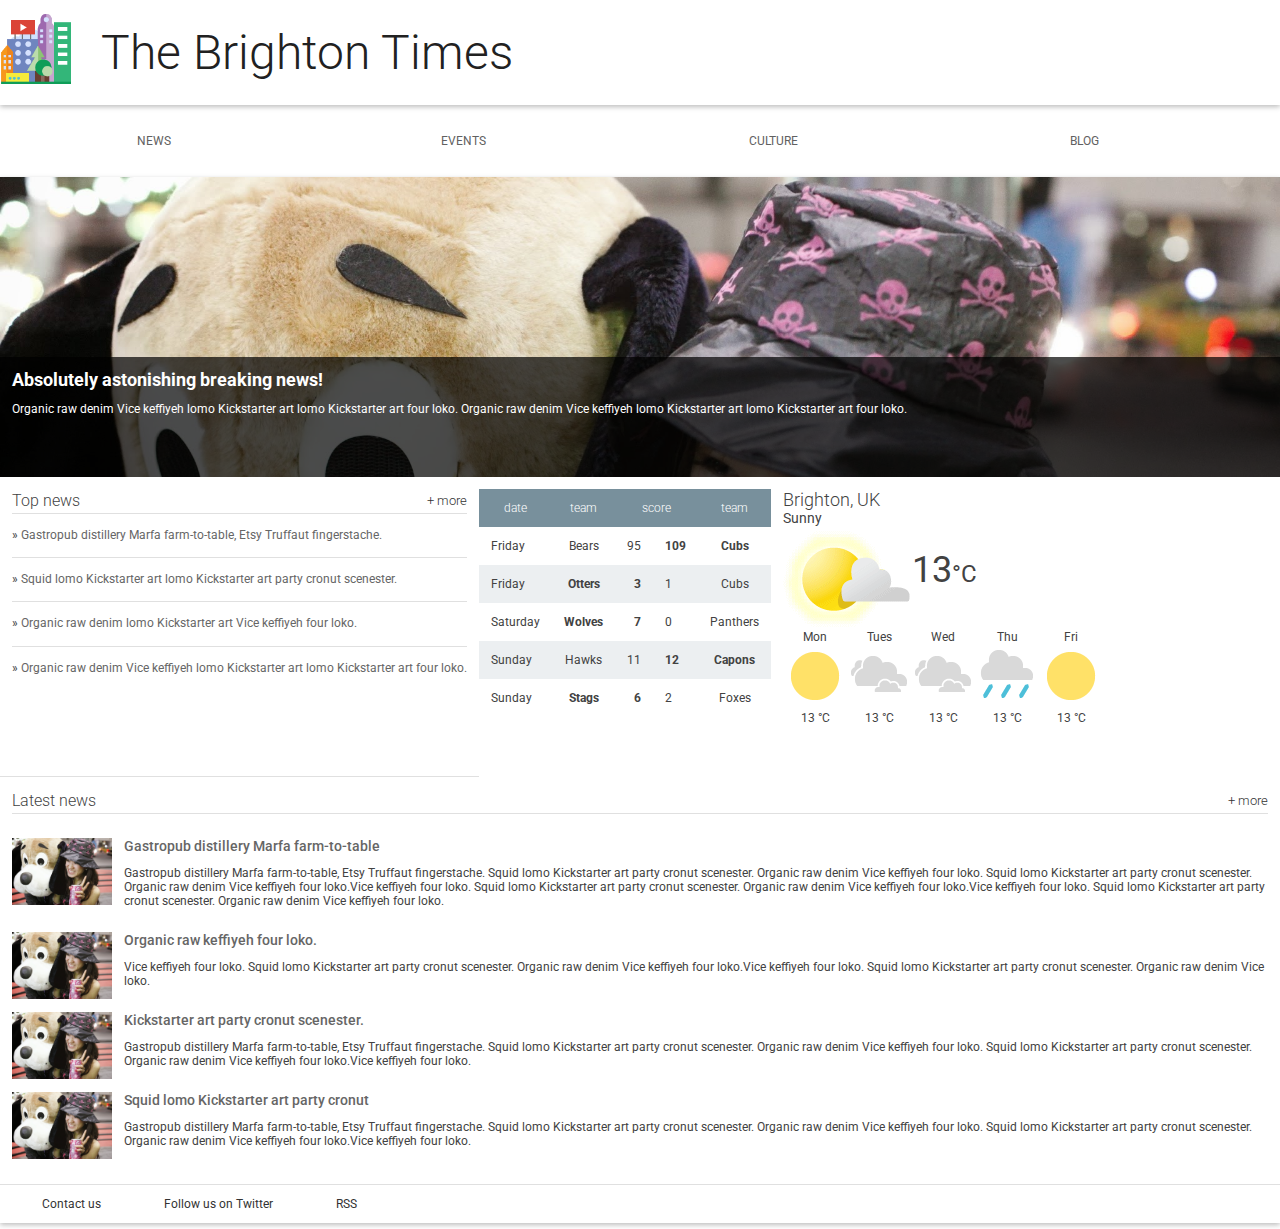
<file: rwdf-l4-start/Start/index_practical.html>
<!doctype html>
<html lang="en">
  <head>
    <meta charset="utf-8">
    <meta name="viewport" content="width=device-width,initial-scale=1">
    <meta http-equiv="X-UA-Compatible" content="IE=edge">
    <title>Brighton Times</title>
    <link href="https://fonts.googleapis.com/css?family=Roboto:300,400,500" rel="stylesheet" type="text/css">
    <link rel="stylesheet" type="text/css" href="main.css">
  </head>
  <body>

    <header class="header">
      <div class="header__inner">
        <img class="header__logo" src="images/city.png" alt="iconic view of a cityscape">
        <h1 class="header__title">
          The Brighton Times
        </h1>
      </div>
    </header>

    <nav id="drawer" class="nav">
      <ul class="nav__list">
        <li class="nav__item"><a href="#">News</a></li>
        <li class="nav__item"><a href="#">Events</a></li>
        <li class="nav__item"><a href="#">Culture</a></li>
        <li class="nav__item"><a href="#">Blog</a></li>
      </ul>
    </nav>

    <main>
      <section class="content">
        <section class="hero">
          <article class="description">
            <h2>Absolutely astonishing breaking news!</h2>
            <p>Organic raw denim Vice keffiyeh lomo Kickstarter art lomo Kickstarter art four loko. Organic raw denim Vice keffiyeh lomo Kickstarter art lomo Kickstarter art four loko.</p>
          </article>
        </section>

        <section class="news top-news">
          <h2 class="news__title">Top news <a href="#" class="news__more">+ more</a></h2>
          <ul>
            <li class="top-news__item">
              <a href="#">Gastropub distillery Marfa farm-to-table, Etsy Truffaut fingerstache.</a>
            </li>
            <li class="top-news__item">
              <a href="#">Squid lomo Kickstarter art lomo Kickstarter art party cronut scenester.</a>
            </li>
            <li class="top-news__item">
              <a href="#">Organic raw denim lomo Kickstarter art Vice keffiyeh four loko.</a>
            </li>
            <li class="top-news__item">
              <a href="#">Organic raw denim Vice keffiyeh lomo Kickstarter art lomo Kickstarter art four loko.</a>
            </li>
          </ul>
        </section>

        <section class="scores">
          <table class="scores__table">
            <thead>
              <tr>
                <th>date</th>
                <th>team</th>
                <th colspan="2">score</th>
                <th>team</th>
              </tr>
            </thead>
            <tbody>
              <tr>
                <td>Friday</td>
                <td>Bears</td>
                <td>95</td>
                <td class="winner">109</td>
                <td class="winner">Cubs</td>
              </tr>
              <tr>
                <td>Friday</td>
                <td class="winner">Otters</td>
                <td class="winner">3</td>
                <td>1</td>
                <td>Cubs</td>
              </tr>
              <tr>
                <td>Saturday</td>
                <td class="winner">Wolves</td>
                <td class="winner">7</td>
                <td>0</td>
                <td>Panthers</td>
              </tr>
              <tr>
                <td>Sunday</td>
                <td>Hawks</td>
                <td>11</td>
                <td class="winner">12</td>
                <td class="winner">Capons</td>
              </tr>
              <tr>
                <td>Sunday</td>
                <td class="winner">Stags</td>
                <td class="winner">6</td>
                <td>2</td>
                <td>Foxes</td>
              </tr>
              
            </tbody>
          </table>
        </section>

        <section class="weather">
          <span class="weather__location">Brighton, UK</span>
          <span class="weather__desc">Sunny</span>
          <span class="weather__today">
          <img class="weather__today__image" src="images/weather.png" alt="icon of a partially sunny day"><span class="weather__today__temp">13</span><span class="weather__today__deg">&deg;C</span>
          </span>
          <ul class="weather__next">
            <li class="weather__next__item">
              <span>Mon</span>
              <img class="weather__next__image" src="images/sunny.png" alt="icon of a sunny day">
              <span>13 &deg;C</span>
            </li><li class="weather__next__item">
              <span>Tues</span>
              <img class="weather__next__image" src="images/cloudy.png" alt="icon of a cloudy day">
              <span>13 &deg;C</span>
            </li><li class="weather__next__item">
              <span>Wed</span>
              <img class="weather__next__image" src="images/cloudy.png" alt="icon of a cloudy day">
              <span>13 &deg;C</span>
            </li><li class="weather__next__item">
              <span>Thu</span>
              <img class="weather__next__image" src="images/rain.png" alt="icon of a rainy day">
              <span>13 &deg;C</span>
            </li><li class="weather__next__item">
              <span>Fri</span>
              <img class="weather__next__image" src="images/sunny.png" alt="icon of a sunny day">
              <span>13 &deg;C</span>
            </li>
          </ul>
        </section>

        <section class="news recent-news">
          <h2 class="news__title">Latest news <a href="#" class="news__more">+ more</a></h2>
          <ul>
            <li class="snippet">
              <img class="snippet__thumbnail" src="images/dog.jpg" alt="picture of a girl with a large, stuffed dog toy">
              <h3 class="snippet__title"><a href="#">Gastropub distillery Marfa farm-to-table</a></h3>
              <p>Gastropub distillery Marfa farm-to-table, Etsy Truffaut fingerstache.
              Squid lomo Kickstarter art party cronut scenester. Organic raw denim Vice keffiyeh four loko. Squid lomo Kickstarter art party cronut scenester. Organic raw denim Vice keffiyeh four loko.Vice keffiyeh four loko. Squid lomo Kickstarter art party cronut scenester. Organic raw denim Vice keffiyeh four loko.Vice keffiyeh four loko. Squid lomo Kickstarter art party cronut scenester. Organic raw denim Vice keffiyeh four loko.
              </p>
            </li>
            <li class="snippet">
              <img class="snippet__thumbnail" src="images/dog.jpg" alt="picture of a girl with a large, stuffed dog toy">
              <h3 class="snippet__title"><a href="#">Organic raw keffiyeh four loko.</a></h3>
              <p>Vice keffiyeh four loko. Squid lomo Kickstarter art party cronut scenester. Organic raw denim Vice keffiyeh four loko.Vice keffiyeh four loko. Squid lomo Kickstarter art party cronut scenester. Organic raw denim Vice loko.
              </p>
            </li>
            <li class="snippet">
              <img class="snippet__thumbnail" src="images/dog.jpg" alt="picture of a girl with a large, stuffed dog toy">
              <h3 class="snippet__title"><a href="#">Kickstarter art party cronut scenester.</a></h3>
              <p>Gastropub distillery Marfa farm-to-table, Etsy Truffaut fingerstache.
              Squid lomo Kickstarter art party cronut scenester. Organic raw denim Vice keffiyeh four loko. Squid lomo Kickstarter art party cronut scenester. Organic raw denim Vice keffiyeh four loko.Vice keffiyeh four loko.
              </p>
            </li>
            <li class="snippet">
              <img class="snippet__thumbnail" src="images/dog.jpg" alt="picture of a girl with a large, stuffed dog toy">
              <h3 class="snippet__title"><a href="#">Squid lomo Kickstarter art party cronut </a></h3>
              <p>Gastropub distillery Marfa farm-to-table, Etsy Truffaut fingerstache.
              Squid lomo Kickstarter art party cronut scenester. Organic raw denim Vice keffiyeh four loko. Squid lomo Kickstarter art party cronut scenester. Organic raw denim Vice keffiyeh four loko.Vice keffiyeh four loko.
              </p>
            </li>
          </ul>
        </section>
      </section>
      <footer>
        <ul>
          <li><a href="#">Contact us</a></li>
          <li><a href="#">Follow us on Twitter</a></li>
          <li><a href="#">RSS</a></li>
        </ul>
      </footer>
    </main>
  </body>
</html>
</file>
<file: RWDF L2 Start/Start/main.css>
img, embed, object, video{
  width:100%;
  max-width: 100%;
}
body, html {
  margin: 0;
  padding: 0;
  width: 100%;
  height: 100%;
}

body {
  font-family: Roboto;
  font-size: 12px;
  color: #424242;
}

h1, h2, h3, h4, h5 {
  margin: 0; 
}
nav a, button {
  min-width:48px;
  min-height:48px;
}
header, nav, footer, section, article, div {
  box-sizing: border-box;
}

ul {
  list-style: none;
  padding: 0;
  margin: 0;
}


/*
 *
 * Common
 * 
 */

.news__more {
  float: right;
  font-size: .8em;
  color: #333;
  text-decoration: none;
}


/*
 *
 * Header
 *
 */

.header {
  box-shadow: 0 2px 5px rgba(0, 0, 0, 0.26);
  min-height: 56px;
  transition: min-height 0.3s;
}

.header__inner {
  width: 100%;
  margin-left: auto;
  margin-right: auto;
}

.header__logo {
  height: 72px;
  margin-right: 1em;
  vertical-align: top;
  margin-top: 12px;
}

.header__title {
  font-weight: 300;
  font-size: 4em;
  margin: 0.5em 0.25em;
  display: inline-block;
  color: #212121;
}


/*
 *
 * Top Level Navigation
 *
 */

.nav {
  width: 100%;
  margin-left: auto;
  margin-right: auto;
}

.nav__list {
  width: 100%;
  padding: 0;
  margin: 0;
}

.nav__item {
  box-sizing: border-box;
  display: inline-block;
  width: 24%;
  text-align: center;
  line-height: 24px;
  padding: 24px;
  text-transform: uppercase;
  padding: 1.5em;
}

.nav a {
  text-decoration: none;
  color: #616161;
}

.nav a:hover {
  text-decoration: underline;
  color: #212121;
}


/*
 *
 * Main
 *
 */

main {
  box-shadow: 0 2px 5px rgba(0, 0, 0, 0.26);
  width: 100%;
  margin-left: auto;
  margin-right: auto;
}

/*
 *
 * Content
 *
 */


/*
 *
 * Hero
 *
 */

.hero {
  float: left;
  width: 100%;
  position: relative;
  background-image: url("./images/dog.jpg");
  background-size: cover;
  height: 300px;
}

.hero article {
  box-sizing: border-box;
  background-color: #000;
  background-color: rgba(0, 0, 0, 0.7);
  position: absolute;
  bottom: 0;
  height: 40%;
  width: 100%;
  color: #fff;
  padding: 1em;
}


/*
 *
 * Top News
 *
 */

.top-news {
  float: right;
  width: 100%;
  height: 300px;
  border-bottom: 1px solid #E0E0E0;
  padding: 1em;
}

.news__title {
  font-weight: 300;
  border-bottom: 1px solid #E0E0E0;
  line-height: 24px;
  font-size: 16px;
}

.top-news__item {
  border-bottom: 1px solid #E0E0E0;
  padding: 1em 0;
  line-height: 19.2px;
}

.top-news__item:before {
  content: "» ";
}

.top-news__item:last-child {
  border-bottom: none;
}

.top-news__item a {
  text-decoration: none;
  color: #666;
  padding: 1.5em inherit;
}

.top-news__item a:hover,
.top-news__item a:active {
  text-decoration: underline;
}


/*
 *
 * Sport Scores
 *
 */

.scores {
  width: 100%;
  float: left;
  padding-top: 1em;
}

.scores__table {
  width: 100%;
  border-collapse: collapse;
}

.scores__table th,
.scores__table td {
  padding: 1em; 
}

.scores__table th {
  color: #fff;
  font-weight: 300;
  background-color: #78909C;
}

.scores__table tr:nth-child(odd) td {
  background-color: #fff;
}

.scores__table tr:nth-child(even) td {
  background-color: #eceff1;
}

.scores__table td.winner {
  font-weight: bold;
}

.scores__table td:nth-child(3) {
  text-align: right;
}

.scores__table td:nth-child(2),
.scores__table td:nth-child(5) {
  text-align: center;
}

/*
 *
 * Weather
 *
 */

.weather {
  float: right;
  width: 100%;
  padding: 1em;
}

.weather__location {
  display: block;
  font-weight: 300;
  font-size: 1.5em;
}

.weather__desc {
  display: block;
  font-size: 1.2em;
}

.weather__today {
  width: 60%;
  vertical-align: middle;
}

.weather__today__image {
  vertical-align: middle
}

.weather__today__temp {
  font-size: 3em;
}

.weather__today__deg {
  font-size: 2em;
  display: inline;
}

.weather__next__item {
  display: inline-block;
  width: 20%;
  text-align: center;
}

.weather__next__item span {
  display: block;
}

.weather__next__image {
  width: 100%;
}


/*
 *
 * Weather
 *
 */

.recent-news {
  clear: both;
  padding: 1em;
}

.snippet {
  clear: both;
  margin: 24px 0;
}

.snippet__thumbnail {
  width: 100%;
  float: left;
  margin-right: 1em;
}

.snippet__title {
  font-weight: 500;
}

.snippet__title a {
  text-decoration: none;
  color: #666;
  padding: 1.5em inherit;
}

.snippet__title a:hover,
.snippet__title a:active {
  text-decoration: underline;
}


/*
 *
 * Footer
 *
 */

footer {
  border-top: 1px solid #E0E0E0;
  padding: 1em;
  width: 100%;
}

footer li {
  display: inline-block;
  margin: 0 1em;
}

footer a {
  text-decoration: none;
  color: #333;
  padding: 1.5em;
}
</file>
<file: rwdf-l4-start/solution/main.css>
body, html {
  margin: 0;
  padding: 0;
  width: 100%;
  height: 100%;
}

body {
  font-family: Roboto;
  font-size: 12px;
  color: #424242;
}

h1, h2, h3, h4, h5 {
  margin: 0; 
}

header, nav, footer, section, article, div {
  box-sizing: border-box;
}

ul {
  list-style: none;
  padding: 0;
  margin: 0;
}


/*
 *
 * Common
 * 
 */

.news__more {
  float: right;
  font-size: .8em;
  color: #333;
  text-decoration: none;
}


/*
 *
 * Header
 *
 */

.header {
  box-shadow: 0 2px 5px rgba(0, 0, 0, 0.26);
  min-height: 56px;
  transition: min-height 0.3s;
}

.header__inner {
  width: 100%;
  margin-left: auto;
  margin-right: auto;
}

.header__logo {
  height: 72px;
  margin-right: 1em;
  vertical-align: top;
  margin-top: 12px;
}

.header__title {
  font-weight: 300;
  font-size: 4em;
  margin: 0.5em 0.25em;
  display: inline-block;
  color: #212121;
}


/*
 *
 * Top Level Navigation
 *
 */

.nav {
  width: 100%;
  margin-left: auto;
  margin-right: auto;
}

.nav__list {
  width: 100%;
  padding: 0;
  margin: 0;
}

.nav__item {
  box-sizing: border-box;
  display: inline-block;
  width: 24%;
  text-align: center;
  line-height: 24px;
  padding: 24px;
  text-transform: uppercase;
}

.nav a {
  text-decoration: none;
  color: #616161;
  padding: 1.5em;
}

.nav a:hover {
  text-decoration: underline;
  color: #212121;
}


/*
 *
 * Main
 *
 */

main {
  box-shadow: 0 2px 5px rgba(0, 0, 0, 0.26);
  width: 100%;
  margin-left: auto;
  margin-right: auto;
}

/*
 *
 * Content
 *
 */


/*
 *
 * Hero
 *
 */

.hero {
  width: 100%;
  position: relative;
  background-image: url("./images/dog.jpg");
  background-size: cover;
  height: 300px;
}

.hero article {
  box-sizing: border-box;
  background-color: #000;
  background-color: rgba(0, 0, 0, 0.7);
  position: absolute;
  bottom: 0;
  height: 40%;
  width: 100%;
  color: #fff;
  padding: 1em;
}


/*
 *
 * Top News
 *
 */

.top-news {
  max-height: 300px;
  border-bottom: 1px solid #E0E0E0;
  padding: 1em;
  width: 100%;
}

.news__title {
  font-weight: 300;
  border-bottom: 1px solid #E0E0E0;
  line-height: 24px;
  font-size: 16px;
}

.top-news__item {
  border-bottom: 1px solid #E0E0E0;
  padding: 1em 0;
  line-height: 19.2px;
}

.top-news__item:before {
  content: "» ";
}

.top-news__item:last-child {
  border-bottom: none;
}

.top-news__item a {
  text-decoration: none;
  color: #666;
  padding: 1.5em inherit;
}

.top-news__item a:hover,
.top-news__item a:active {
  text-decoration: underline;
}


/*
 *
 * Sport Scores
 *
 */

.scores {
  padding-top: 1em;
  flex-grow: 1;
}

.scores__table {
  width: 100%;
  border-collapse: collapse;
}

.scores__table th,
.scores__table td {
  padding: 1em; 
}

.scores__table th {
  color: #fff;
  font-weight: 300;
  background-color: #78909C;
}

.scores__table tr:nth-child(odd) td {
  background-color: #fff;
}

.scores__table tr:nth-child(even) td {
  background-color: #eceff1;
}

.scores__table td.winner {
  font-weight: bold;
}

.scores__table td:nth-child(3) {
  text-align: right;
}

.scores__table td:nth-child(2),
.scores__table td:nth-child(5) {
  text-align: center;
}

/*
 *
 * Weather
 *
 */

.weather {
  flex-grow: 1;
  padding: 1em;
}

.weather__location {
  display: block;
  font-weight: 300;
  font-size: 1.5em;
}

.weather__desc {
  display: block;
  font-size: 1.2em;
}

.weather__today {
  width: 60%;
  vertical-align: middle;
}

.weather__today__image {
  vertical-align: middle
}

.weather__today__temp {
  font-size: 3em;
}

.weather__today__deg {
  font-size: 2em;
  display: inline;
}

.weather__next__item {
  display: inline-block;
  width: 20%;
  text-align: center;
}

.weather__next__item span {
  display: block;
}

.weather__next__image {
  width: 100%;
}


/*
 *
 * Recent News
 *
 */

.recent-news {
  flex-grow: 1;
  clear: both;
  padding: 1em;
}

.snippet {
  clear: both;
  margin: 24px 0;
}

.snippet__thumbnail {
  width: 100px;
  float: left;
  margin-right: 1em;
}

.snippet__title {
  font-weight: 500;
}

.snippet__title a {
  text-decoration: none;
  color: #666;
  padding: 1.5em inherit;
}

.snippet__title a:hover,
.snippet__title a:active {
  text-decoration: underline;
}


/*
 *
 * Footer
 *
 */

footer {
  border-top: 1px solid #E0E0E0;
  padding: 1em;
  width: 100%;
}

footer li {
  display: inline-block;
  margin: 0 1em;
}

footer a {
  text-decoration: none;
  color: #333;
  padding: 1.5em;
}
</file>
<file: rwdf-l4-start/solution/responsive.css>
.content {
  display: flex;
  flex-wrap: wrap;
}

.header__menu {
  display: none;
}

.hero, .top-news, .scores, .weather, .recent-news {
  order: 10;
}

@media screen and (max-width: 549px) {
  .header__logo {
    height: 48px;
    margin-right: 0.5em;
  }
  .header__title {
    margin-left: 0;
    font-size: 2em;
    vertical-align: bottom; 
  }
  .nav {
    z-index: 10;
    background-color: #fff;
    width: 300px;
    position: absolute;
    /* This trasform moves the drawer off canvas. */
    -webkit-transform: translate(-300px, 0);
    transform: translate(-300px, 0);
    /* Optionally, we animate the drawer. */
    transition: transform 0.3s ease;
  }
  .nav.open {
    -webkit-transform: translate(0, 0);
    transform: translate(0, 0);
  }
  .nav__item {
    display: list-item;
    border-bottom: 1px solid #E0E0E0;
    width: 100%;
    text-align: left;
  }
  .header__menu {
    display: inline-block;
    position: absolute;
    right: 0;
    padding: 1em;
  }
  .header__menu svg {
    width: 32px;
    fill: #E0E0E0;
  }
}

@media screen and (min-width: 550px) {
  .hero {
    order: 0;
    width: 60%;
  }
  .weather {
    order: 1;
    width: 40%;
  }
}

@media screen and (min-width: 700px) {
  .hero {
    width: 50%;
  }
  .top-news {
    order: 1;
    width: 50%;
  }
  .scores {
    order: 2;
    width: 60%;
  }
  .weather {
    order: 3;
  }
}

@media screen and (min-width: 850px) {
  main, .header__inner, .nav, .content {
    width: 850px;
    margin-left: auto;
    margin-right: auto;
  }
}
</file>
<file: second_Project/fend-project-memory-game/css/app.css>
html {
    box-sizing: border-box;
}

*,
*::before,
*::after {
    box-sizing: inherit;
}

html,
body {
    width: 100%;
    height: 100%;
    margin: 0;
    padding: 0;
}

body {
    background: #ffffff url('../img/geometry2.png'); /* Background pattern from Subtle Patterns */
    font-family: 'Coda', cursive;
}

.container {
    display: flex;
    justify-content: center;
    align-items: center;
    flex-direction: column;
}

h1 {
    font-family: 'Open Sans', sans-serif;
    font-weight: 300;
}

/*
 * Styles for the deck of cards
 */

.deck {
    width: 660px;
    min-height: 680px;
    background: linear-gradient(160deg, #02ccba 0%, #aa7ecd 100%);
    padding: 32px;
    border-radius: 10px;
    box-shadow: 12px 15px 20px 0 rgba(46, 61, 73, 0.5);
    display: flex;
    flex-wrap: wrap;
    justify-content: space-between;
    align-items: center;
    margin: 0 0 3em;
}

.deck .card {
    height: 125px;
    width: 125px;
    background: #2e3d49;
    font-size: 0;
    color: #ffffff;
    border-radius: 8px;
    cursor: pointer;
    display: flex;
    justify-content: center;
    align-items: center;
    box-shadow: 5px 2px 20px 0 rgba(46, 61, 73, 0.5);
}

.deck .card.open {
    transform: rotateY(0);
    background: #02b3e4;
    cursor: default;
}

.deck .card.show {
    font-size: 33px;
}

.deck .card.match {
    cursor: default;
    background: #02ccba;
    font-size: 33px;
}

/*
 * Styles for the Score Panel
 */

.score-panel {
    text-align: left;
    width: 345px;
    margin-bottom: 10px;
}

.score-panel .stars {
    margin: 0;
    padding: 0;
    display: inline-block;
    margin: 0 5px 0 0;
}

.score-panel .stars li {
    list-style: none;
    display: inline-block;
}

.score-panel .restart {
    float: right;
    cursor: pointer;
}
</file>
<file: firstProject/css/styles.css>
#square1{
    height:75px;
    width: 75px;
    background-color: #02b3e4;
}
#square2{
    height:75px;
    width: 75px;
    background-color: #2d3c49;
}
#square3{
    height:75px;
    width: 75px;
    background-color: #02b3e4;
}

.container{
    align-items:center;
}
.mini_container{
    margin-bottom: 90px;
}
hr {
    border: none;
    height: 5px;
    /* Set the hr color */
    color: #333; /* old IE */
    background-color: #333; /* Modern Browsers */
}
p {
    color: #7F7F7F;
}
#featured{
    font-size: 20px;
}
.ex3{
    margin-left: 40px;
}

#biggestScreen{
    margin-bottom: 50px;
}
#logo{
    margin-top:10px;
    height: 100px;
}
#header-1{
    color: #02b3e4;
    font-size:50px;
}
.url-title{
    font-size: 50px;
}
</file>
<file: rwdf-l4-start/Start/main.css>
body, 
html {
  margin: 0;
  padding: 0;
  width: 100%;
  height: 100%;
}

body {
  font-family: Roboto;
  font-size: 12px;
  color: #424242;
}

h1,
h2,
h3,
h4,
h5 {
  margin: 0; 
}

header,
nav, 
footer, 
section, 
article, 
div {
  box-sizing: border-box;
}

ul {
  list-style: none;
  padding: 0;
  margin: 0;
}


/*
 *
 * Common
 * 
 */

.news__more {
  float: right;
  font-size: .8em;
  color: #333;
  text-decoration: none;
}


/*
 *
 * Header
 *
 */

.header {
  box-shadow: 0 2px 5px rgba(0, 0, 0, 0.26);
  min-height: 56px;
  transition: min-height 0.3s;
}

.header__inner {
  width: 100%;
  margin-left: auto;
  margin-right: auto;
}

.header__logo {
  height: 72px;
  margin-right: 1em;
  vertical-align: top;
  margin-top: 12px;
}

.header__title {
  font-weight: 300;
  font-size: 4em;
  margin: 0.5em 0.25em;
  display: inline-block;
  color: #212121;
}


/*
 *
 * Top Level Navigation
 *
 */

.nav {
  width: 100%;
  margin-left: auto;
  margin-right: auto;
}

.nav__list {
  width: 100%;
  padding: 0;
  margin: 0;
}

.nav__item {
  box-sizing: border-box;
  display: inline-block;
  width: 24%;
  text-align: center;
  line-height: 24px;
  padding: 24px;
  text-transform: uppercase;
}

.nav a {
  text-decoration: none;
  color: #616161;
  padding: 1.5em;
}

.nav a:hover {
  text-decoration: underline;
  color: #212121;
}


/*
 *
 * Main
 *
 */

main {
  box-shadow: 0 2px 5px rgba(0, 0, 0, 0.26);
  width: 100%;
  margin-left: auto;
  margin-right: auto;
}

/*
 *
 * Content
 *
 */


/*
 *
 * Hero
 *
 */

.hero {
  width: 100%;
  position: relative;
  background-image: url("./images/dog.jpg");
  background-size: cover;
  height: 300px;
}

.hero article {
  box-sizing: border-box;
  background-color: #000;
  background-color: rgba(0, 0, 0, 0.7);
  position: absolute;
  bottom: 0;
  height: 40%;
  width: 100%;
  color: #fff;
  padding: 1em;
}


/*
 *
 * Top News
 *
 */

.top-news {
  height: 300px;
  border-bottom: 1px solid #E0E0E0;
  padding: 1em;
}

.news__title {
  font-weight: 300;
  border-bottom: 1px solid #E0E0E0;
  line-height: 24px;
  font-size: 16px;
}

.top-news__item {
  border-bottom: 1px solid #E0E0E0;
  padding: 1em 0;
  line-height: 19.2px;
}

.top-news__item:before {
  content: "» ";
}

.top-news__item:last-child {
  border-bottom: none;
}

.top-news__item a {
  text-decoration: none;
  color: #666;
}

.top-news__item a:hover,
.top-news__item a:active {
  text-decoration: underline;
}


/*
 *
 * Sport Scores
 *
 */

.scores {
  padding-top: 1em;
}

.scores__table {
  width: 100%;
  border-collapse: collapse;
}

.scores__table th,
.scores__table td {
  padding: 1em; 
}

.scores__table th {
  color: #fff;
  font-weight: 300;
  background-color: #78909C;
}

.scores__table tr:nth-child(odd) td {
  background-color: #fff;
}

.scores__table tr:nth-child(even) td {
  background-color: #eceff1;
}

.scores__table td.winner {
  font-weight: bold;
}

.scores__table td:nth-child(3) {
  text-align: right;
}

.scores__table td:nth-child(2),
.scores__table td:nth-child(5) {
  text-align: center;
}

/*
 *
 * Weather
 *
 */

.weather {
  padding: 1em;
}

.weather__location {
  display: block;
  font-weight: 300;
  font-size: 1.5em;
}

.weather__desc {
  display: block;
  font-size: 1.2em;
}

.weather__today {
  width: 60%;
  vertical-align: middle;
}

.weather__today__image {
  vertical-align: middle
}

.weather__today__temp {
  font-size: 3em;
}

.weather__today__deg {
  font-size: 2em;
  display: inline;
}

.weather__next__item {
  display: inline-block;
  width: 20%;
  text-align: center;
}

.weather__next__item span {
  display: block;
}

.weather__next__image {
  width: 100%;
}


/*
 *
 * Recent News
 *
 */

.recent-news {
  clear: both;
  padding: 1em;
}

.snippet {
  clear: both;
  margin: 24px 0;
}

.snippet__thumbnail {
  width: 100px;
  float: left;
  margin-right: 1em;
}

.snippet__title {
  font-weight: 500;
}

.snippet__title a {
  text-decoration: none;
  color: #666;
}

.snippet__title a:hover,
.snippet__title a:active {
  text-decoration: underline;
}


/*
 *
 * Footer
 *
 */

footer {
  border-top: 1px solid #E0E0E0;
  padding: 1em;
  width: 100%;
}

footer li {
  display: inline-block;
  margin: 0 1em;
}

footer a {
  text-decoration: none;
  color: #333;
  padding: 1.5em;
}


.content {
  display: flex;
  flex-wrap: wrap;
}


@media screen and (max-width: 549px) {
  .header__logo {
    height: 48px;
    margin-right: 0.5em;
  }
  .header__title {
    margin-left: 0;
    font-size: 2em;
    vertical-align: bottom; 
  }
@media screen and (min-width: 550px) {
  .hero {
    order: 0;
    width: 60%;
  }
  .weather {
    order: 1;
    width: 40%;
  }
}

@media screen and (min-width: 700px) {
  .hero {
    width: 50%;
  }
  .top-news {
    order: 1;
    width: 50%;
  }
  .scores {
    order: 2;
    width: 60%;
  }
  .weather {
    order: 3;
  }
}
</file>
